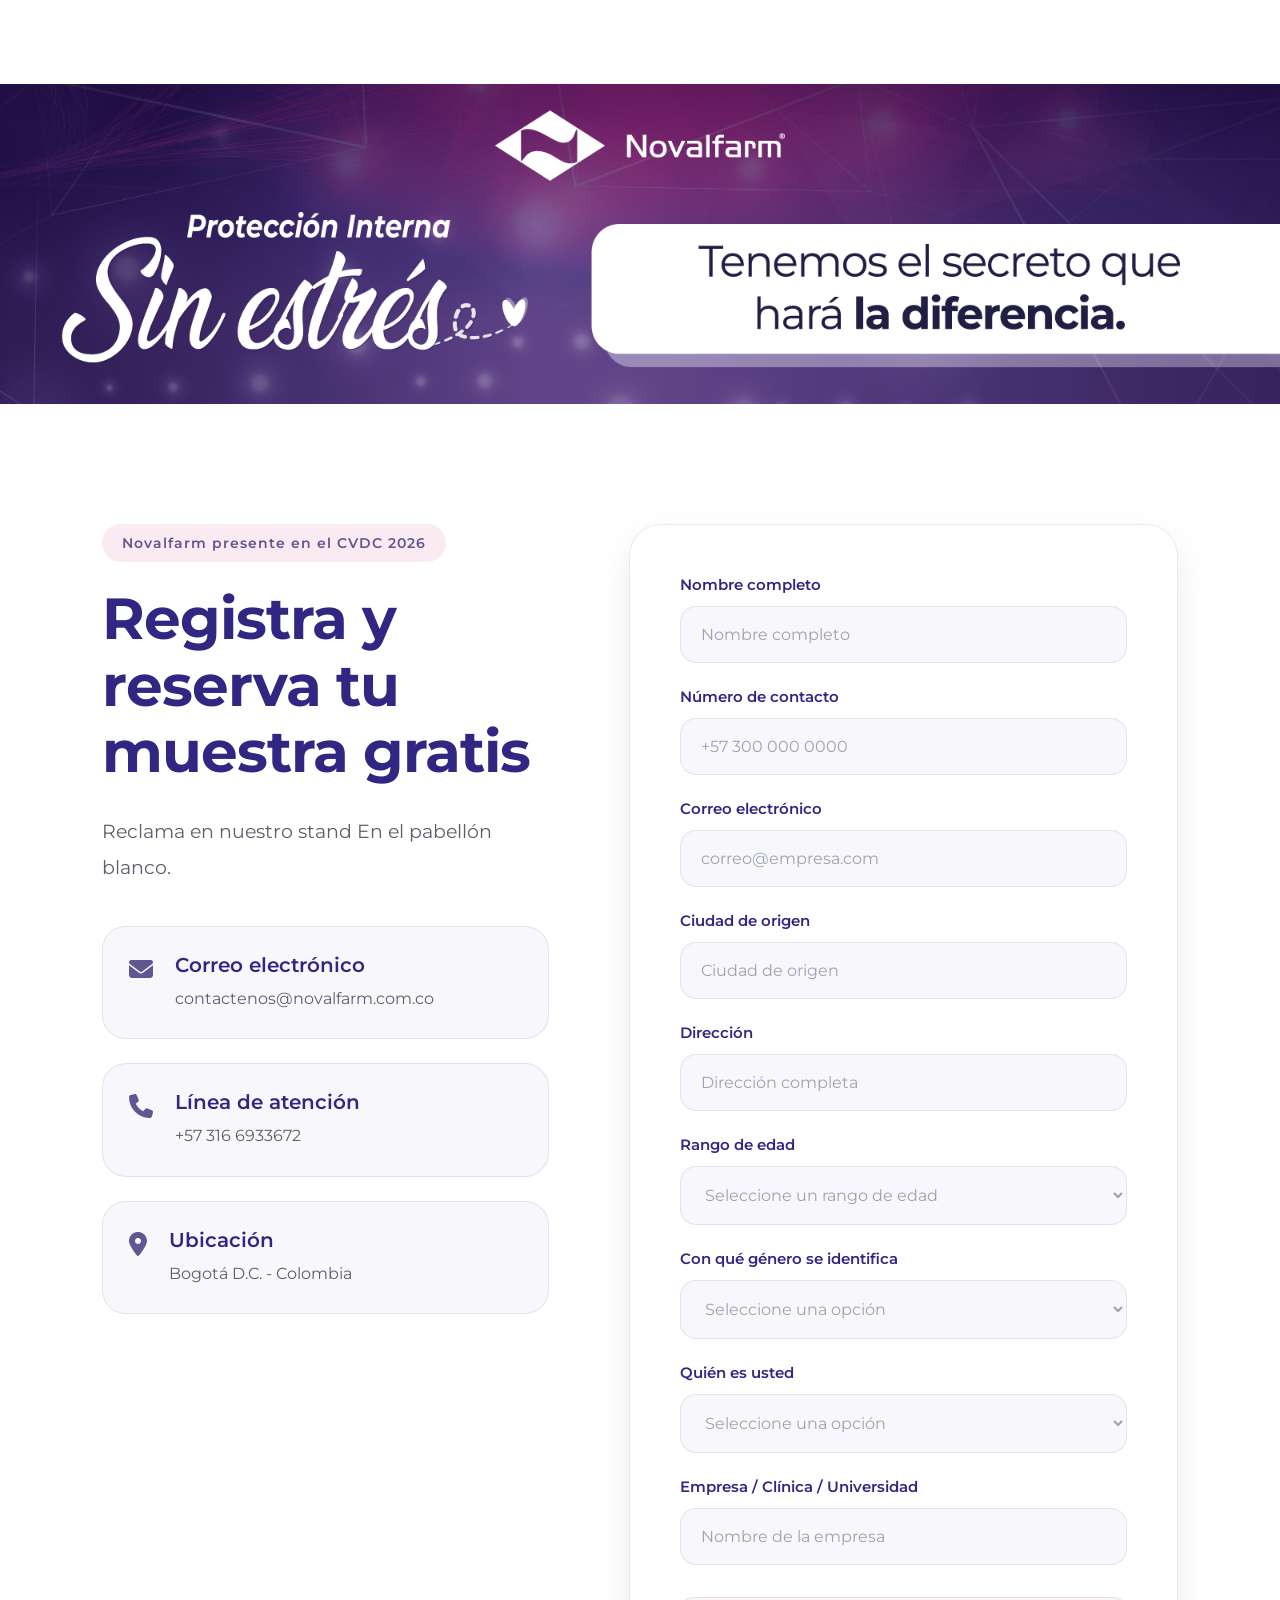
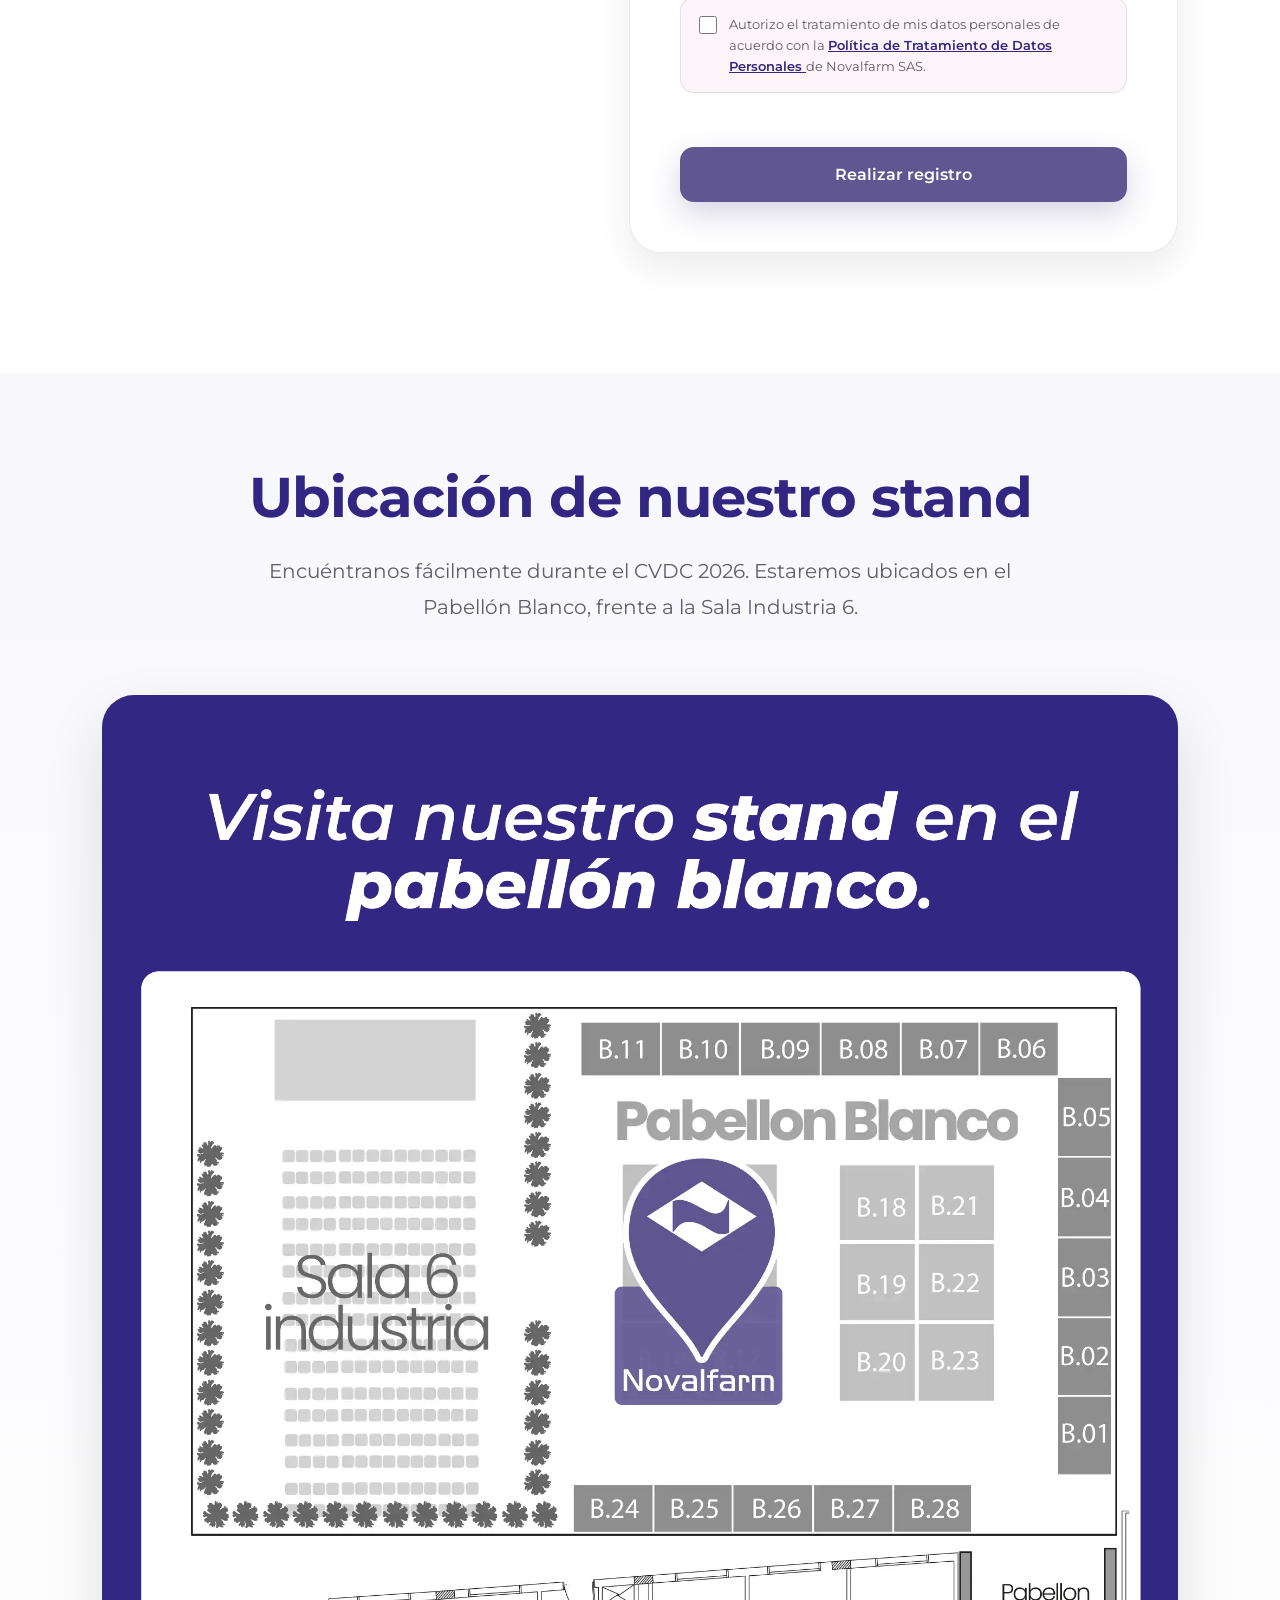
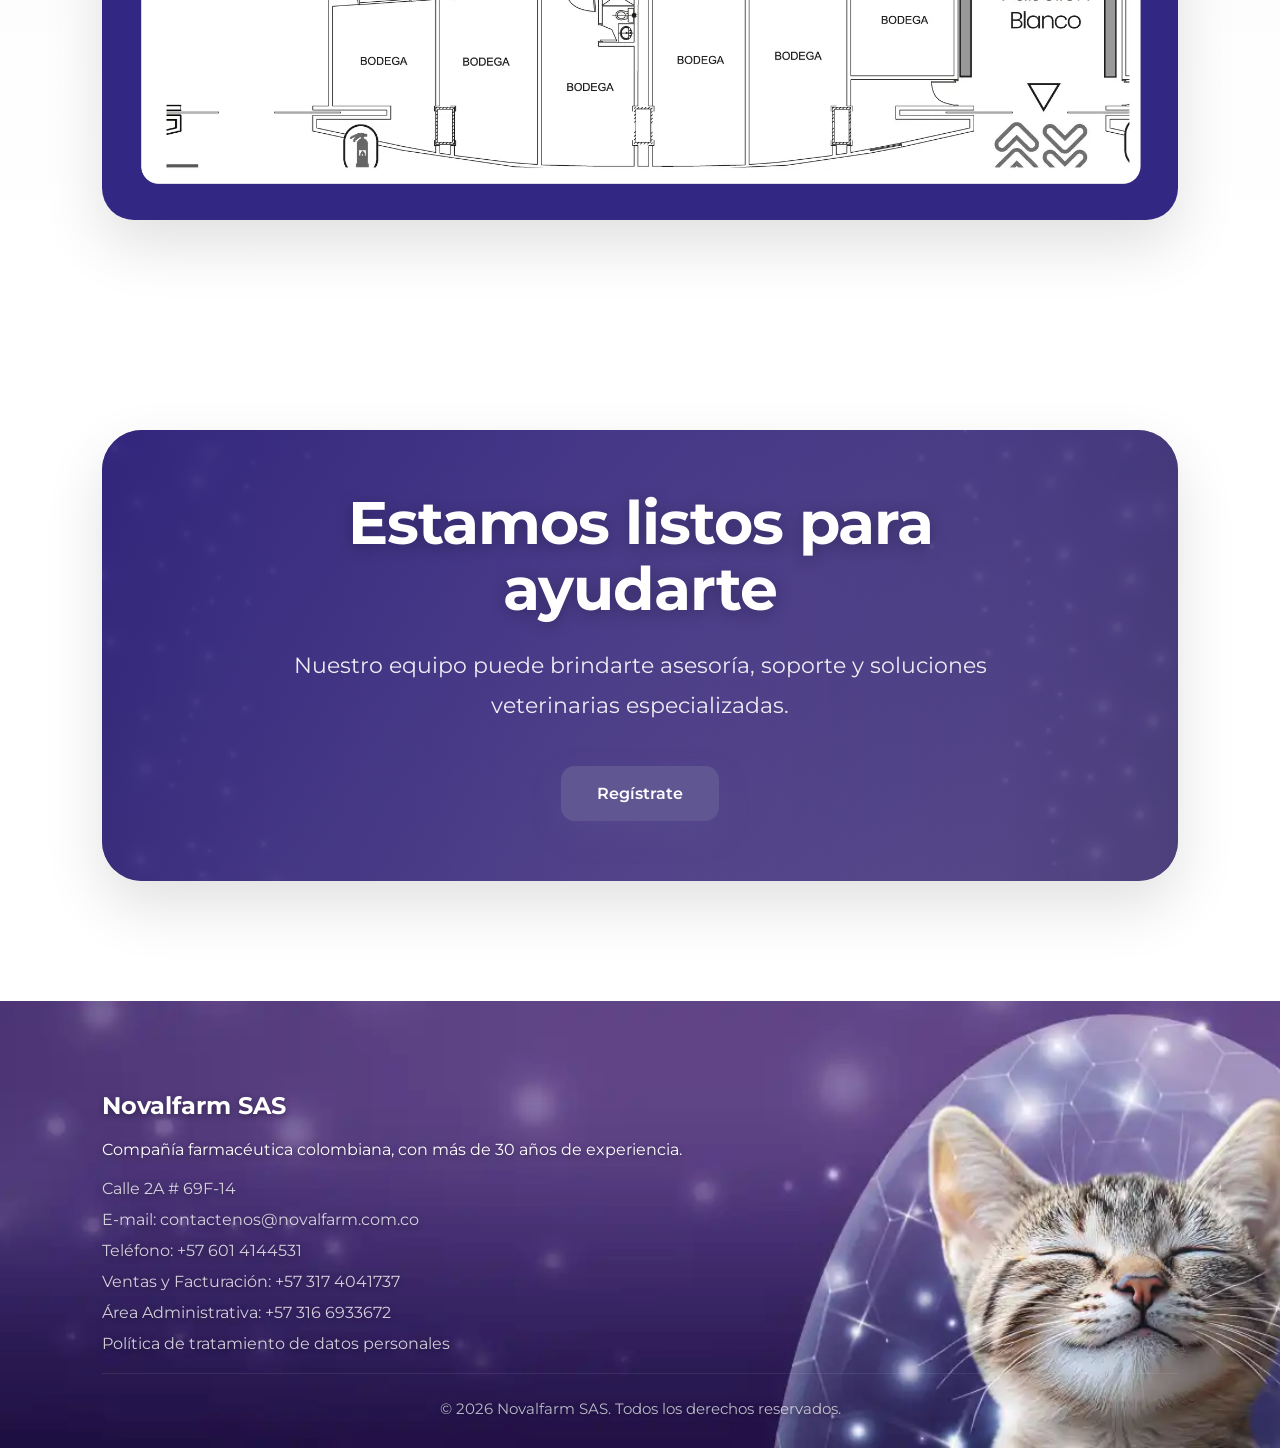
<file: index.html>
<!DOCTYPE html>
<html lang="es">

<head>
    <meta charset="UTF-8" />
    <meta name="viewport" content="width=device-width, initial-scale=1.0" />
    <title>Novalfarm SAS | CVDC 2026</title>
    <meta name="description"
        content="Regístrate con Novalfarm SAS en el CVDC 2026 y mantente en contacto con nuestro equipo." />
    <meta name="author" content="Novalfarm SAS" />
    <meta property="og:title" content="Novalfarm SAS" />
    <meta property="og:description"
        content="Regístrate con Novalfarm SAS en el CVDC 2026 y conoce nuestras soluciones veterinarias." />
    <meta property="og:type" content="website" />
    <meta property="og:image" content="./assets/images/PreviewNovalfarm.webp" />
    <link rel="icon" href="../assets/icons/FaviconNovalfarm.ico" type="image/ico" />
    <link rel="preconnect" href="https://fonts.googleapis.com" />
    <link rel="preconnect" href="https://fonts.gstatic.com" crossorigin />
    <link href="https://fonts.googleapis.com/css2?family=Montserrat:wght@400;500;600;700&display=swap"
        rel="stylesheet" />
    <link rel="stylesheet" href="https://cdnjs.cloudflare.com/ajax/libs/font-awesome/6.5.1/css/all.min.css" />
    <link rel="stylesheet" href="../styles/styles.css?v=1.0.0" />
    <link rel="stylesheet" href="./index.css?v=1.0.0" />
</head>

<body>
    <!--  INICIO HEADER -->
    <!-- FIN HEADER -->
    <!-- INICIO MAIN -->
    <main>
        <!-- INICIO BLOQUE UNO - HERO -->
        <section class="contact-hero"
            aria-label="Campaña Novalfarm CVDC 2026">
        </section>
        <!-- FIN BLOQUE UNO -->
        <!-- INICIO BLOQUE DOS - FORMULARIO -->
        <section class="contact-form-section">
            <div class="contact-form-container">
                <!-- INFORMACIÓN -->
                <div class="contact-info">
                    <span class="section-tag">
                        Novalfarm presente en el CVDC 2026
                    </span>
                    <h2>
                        Registra y reserva
                        tu muestra gratis
                    </h2>
                    <p>
                        Reclama en nuestro stand
                        En el pabellón blanco.
                    </p>
                    <!-- CARDS -->
                    <div class="contact-info-list">
                        <!-- ITEM -->
                        <div class="contact-info-item">
                            <i class="fas fa-envelope"></i>
                            <div>
                                <h3>
                                    Correo electrónico
                                </h3>
                                <p>
                                    contactenos@novalfarm.com.co
                                </p>
                            </div>
                        </div>
                        <!-- ITEM -->
                        <div class="contact-info-item">
                            <i class="fas fa-phone"></i>
                            <div>
                                <h3>
                                    Línea de atención
                                </h3>
                                <p>
                                    +57 316 6933672
                                </p>
                            </div>
                        </div>
                        <!-- ITEM -->
                        <div class="contact-info-item">
                            <i class="fas fa-location-dot"></i>
                            <div>
                                <h3>
                                    Ubicación
                                </h3>
                                <p>
                                    Bogotá D.C. - Colombia
                                </p>
                            </div>
                        </div>
                    </div>
                </div>
                <!-- FORMULARIO -->
                <div class="contact-form-box">
                    <form id="contactForm" class="contact-form">
                        <!-- NOMBRE -->
                        <div class="form-group">
                            <label for="nombre">
                                Nombre completo
                            </label>
                            <input type="text" id="nombre" name="entry.445168501" placeholder="Nombre completo"
                                autocomplete="name" required>
                        </div>
                        <!-- TELÉFONO -->
                        <div class="form-group">
                            <label for="telefono">
                                Número de contacto
                            </label>
                            <input type="tel" id="telefono" name="entry.1190734210" placeholder="+57 300 000 0000"
                                autocomplete="tel" inputmode="tel" required>
                        </div>
                        <!-- CORREO -->
                        <div class="form-group">
                            <label for="correo">
                                Correo electrónico
                            </label>
                            <input type="email" id="correo" name="entry.1235014945" placeholder="correo@empresa.com"
                                autocomplete="email" required>
                        </div>
                        <!-- CIUDAD -->
                        <div class="form-group">
                            <label for="ciudad">
                                Ciudad de origen
                            </label>
                            <input type="text" id="ciudad" name="entry.204726276" placeholder="Ciudad de origen"
                                required>
                        </div>
                        <!-- DIRECCION -->
                        <div class="form-group">
                            <label for="direccion">
                                Dirección
                            </label>
                            <input type="text" id="direccion" name="entry.1206980979" placeholder="Dirección completa"
                                autocomplete="street-address" required>
                        </div>
                        <!-- RANGO EDAD -->
                        <div class="form-group">
                            <label for="rangoedad">
                                Rango de edad
                            </label>
                            <select id="rangoedad" name="entry.147446224" required>

                                <option value="" selected disabled>
                                    Seleccione un rango de edad
                                </option>

                                <option value="20 - 30 años">
                                    20 - 30 años
                                </option>

                                <option value="31 - 40 años">
                                    31 - 40 años
                                </option>

                                <option value="Mayor de 40 años">
                                    Mayor de 40 años
                                </option>

                            </select>
                        </div>
                        <!-- GENERO -->
                        <div class="form-group">
                            <label for="genero">
                                Con qué género se identifica
                            </label>
                            <select id="genero" name="entry.490328538" required>

                                <option value="" selected disabled>
                                    Seleccione una opción
                                </option>

                                <option value="Masculino">
                                    Masculino
                                </option>

                                <option value="Femenino">
                                    Femenino
                                </option>

                                <option value="No binario">
                                    No binario
                                </option>

                                <option value="Prefiero no responder">
                                    Prefiero no responder
                                </option>

                            </select>
                        </div>
                        <!-- QUIEN ES -->
                        <div class="form-group">
                            <label for="quienes">
                                Quién es usted
                            </label>
                            <select id="quienes" name="entry.2110988957" required>

                                <option value="" selected disabled>
                                    Seleccione una opción
                                </option>

                                <option value="Médico veterinario">
                                    Médico veterinario
                                </option>

                                <option value="Estudiante">
                                    Estudiante
                                </option>

                                <option value="Propietario de Clínica">
                                    Propietario de Clínica
                                </option>

                                <option value="Groomer">
                                    Groomer
                                </option>

                                <option value="Otro">
                                    Otro
                                </option>

                            </select>
                        </div>
                        <!-- QUIEN ES B -->
                        <div class="form-group form-group-other" id="grupoQuienesOtro" hidden>
                            <label for="quienesb">
                                Si seleccionó "Otro", por favor especifique.
                            </label>

                            <input type="text" id="quienesb" name="entry.1274518297" placeholder="Profesión u ocupación"
                                autocomplete="organization-title">
                        </div>
                        <!-- EMPRESA -->
                        <div class="form-group">
                            <label for="empresa">
                                Empresa / Clínica / Universidad
                            </label>
                            <input type="text" id="empresa" name="entry.99293918" placeholder="Nombre de la empresa"
                                autocomplete="organization" required>
                        </div>
                        <!-- AUTORIZACIÓN TRATAMIENTO DE DATOS -->
                        <div class="privacy-consent">

                            <label class="privacy-consent-label">

                                <input type="checkbox" id="privacyConsent" name="entry.1649659827" value="Sí, autorizo"
                                    required>

                                <span>
                                    Autorizo el tratamiento de mis datos personales
                                    de acuerdo con la
                                    <a href="https://novalfarm.com.co/pdf/POLITICA-DE-TRATAMIENTO-DE-DATOS-PERSONALES.pdf"
                                        target="_blank" rel="noopener noreferrer">
                                        Política de Tratamiento de Datos Personales
                                    </a>
                                    de Novalfarm SAS.
                                </span>

                            </label>

                        </div>
                        <!-- BOTÓN -->
                        <button type="submit" class="btn btn-primary submit-btn">
                            Realizar registro
                        </button>
                        <!-- MENSAJE -->
                        <div class="form-message" id="formMessage" role="status" aria-live="polite">
                            Registro realizado correctamente.
                        </div>
                    </form>
                </div>
            </div>
        </section>
        <!-- FIN BLOQUE DOS -->
        <!-- INICIO BLOQUE TRES - MAPA -->
        <section class="contact-map">
            <!-- HEADER -->
            <div class="map-header">
                <h2>
                    Ubicación de nuestro stand
                </h2>
                <p>
                    Encuéntranos fácilmente durante el CVDC 2026.
                    Estaremos ubicados en el Pabellón Blanco,
                    frente a la Sala Industria 6.
                </p>
            </div>
            <!-- MAPA -->
            <div class="map-container">
                <img src="../assets/images/Mapa.webp"
                    alt="Ubicación del stand NOVALFARM SAS en el Pabellón Blanco del CVDC 2026" class="event-map"
                    loading="lazy">
            </div>
        </section>
        <!-- FIN BLOQUE TRES -->
        <!-- INICIO BLOQUE CUATRO - CTA -->
        <section class="contact-cta">
            <div class="contact-cta-overlay"></div>
            <!-- CONTENIDO -->
            <div class="contact-cta-content">
                <h2>
                    Estamos listos para ayudarte
                </h2>
                <p>
                    Nuestro equipo puede brindarte
                    asesoría, soporte y soluciones
                    veterinarias especializadas.
                </p>
                <a href="../index.html#contactForm" class="btn btn-primary">
                    Regístrate
                </a>
            </div>
        </section>
        <!-- FIN BLOQUE CUATRO -->
    </main>
    <!--  FIN MAIN -->
    <!--  INICIO FOOTER -->
    <footer>
        <div class="footer-container">
            <!-- COLUMNA -->
            <div class="footer-column">
                <h3>Novalfarm SAS</h3>
                <p>
                    Compañía farmacéutica colombiana, con más de 30 años de experiencia.
                </p>
            </div>
            <!-- COLUMNA -->
            <div class="footer-column">
                <h3></h3>
                <a href="https://novalfarm.com.co/" target="_blank" rel="noopener noreferrer"> Calle 2A # 69F-14 </a>
                <a href="mailto:contactenos@novalfarm.com.co"> E-mail: contactenos@novalfarm.com.co </a>
                <a href="tel:+576014144531"> Teléfono: +57 601 4144531 </a>
                <a href="tel:+573174041737"> Ventas y Facturación: +57 317 4041737 </a>
                <a href="tel:+573166933672"> Área Administrativa: +57 316 6933672 </a>
                <a href="https://novalfarm.com.co/pdf/POLITICA-DE-TRATAMIENTO-DE-DATOS-PERSONALES.pdf" target="_blank"
                    rel="noopener noreferrer"> Política de tratamiento de datos personales </a>
            </div>
            <!-- COLUMNA -->
            <div class="footer-column">
                <h3></h3>
                <!-- <a href="../pages/soporte-mesa-de-ayuda.html"> Mesa de ayuda </a> -->
            </div>
        </div>
        <!-- COPYRIGHT -->
        <div class="footer-bottom">
            <p>© 2026 Novalfarm SAS. Todos los derechos reservados.</p>
        </div>
    </footer>
    <!-- FIN FOOTER -->
    <!--  SCRIPTS -->
    <script src="../scripts/scripts.js?v=1.0.0" defer></script>
    <script src="../scripts/contacto.js?v=1.0.0" defer></script>
</body>

</html>
</file>
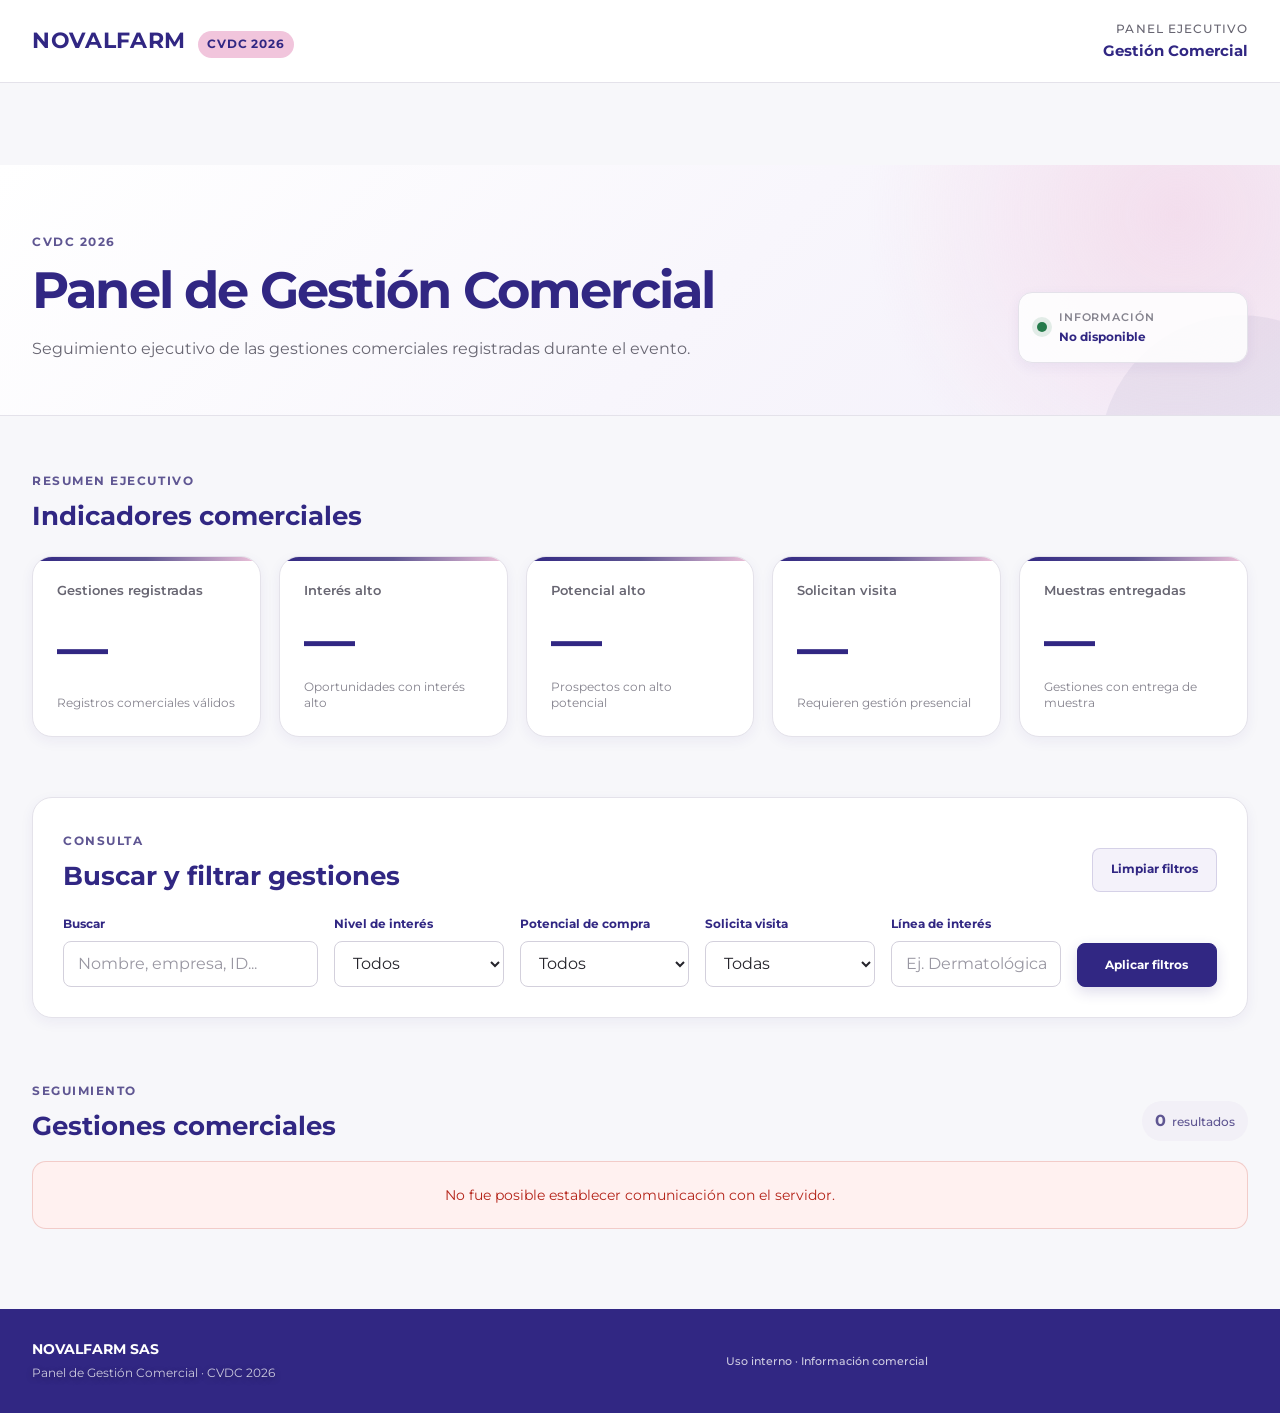
<file: pages/dashboardcomercial.html>
<!DOCTYPE html>
<html lang="es">

<head>
    <meta charset="UTF-8" />
    <meta name="viewport" content="width=device-width, initial-scale=1.0" />
    <title>Gestión Comercial | Novalfarm SAS | CVDC 2026</title>
    <meta name="description"
        content="Módulo de Gestión Comercial de Novalfarm SAS para el registro y seguimiento de participantes del CVDC 2026." />
    <meta name="author" content="Novalfarm SAS" />
    <meta property="og:title" content="Gestión Comercial | Novalfarm SAS | CVDC 2026" />
    <meta property="og:description"
        content="Módulo de gestión y seguimiento comercial de participantes del CVDC 2026." />
    <meta property="og:type" content="website" />
    <meta property="og:image" content="../assets/images/PreviewNovalfarm.webp" />
    <link rel="icon" href="../assets/icons/FaviconNovalfarm.ico" type="image/ico" />
    <link rel="preconnect" href="https://fonts.googleapis.com" />
    <link rel="preconnect" href="https://fonts.gstatic.com" crossorigin />
    <link href="https://fonts.googleapis.com/css2?family=Montserrat:wght@400;500;600;700&display=swap"
        rel="stylesheet" />
    <link rel="stylesheet" href="https://cdnjs.cloudflare.com/ajax/libs/font-awesome/6.5.1/css/all.min.css" />
        <link rel="stylesheet" href="../styles/styles.css?v=1.0.0" />
    <link rel="stylesheet" href="../styles/dashboardcomercial.css?v=1.0.0" />
</head>


<body>


    <!-- =====================================================
         HEADER
    ====================================================== -->

    <header class="site-header">

        <div class="header-container">

            <a
                href="../pages/dashboardcomercial.html"
                class="brand"
                aria-label="NOVALFARM - Inicio"
            >

                <span class="brand-name">
                    NOVALFARM
                </span>

                <span class="brand-event">
                    CVDC 2026
                </span>

            </a>


            <div class="header-context">

                <span class="header-context-label">
                    Panel Ejecutivo
                </span>

                <span class="header-context-area">
                    Gestión Comercial
                </span>

            </div>

        </div>

    </header>



    <!-- =====================================================
         CONTENIDO PRINCIPAL
    ====================================================== -->

    <main class="dashboard-main">


        <!-- =================================================
             PRESENTACIÓN
        ================================================== -->

        <section
            class="dashboard-intro"
            aria-labelledby="dashboard-title"
        >

            <div class="dashboard-container">

                <div class="dashboard-heading">

                    <div>

                        <span class="section-eyebrow">
                            CVDC 2026
                        </span>

                        <h1 id="dashboard-title">
                            Panel de Gestión Comercial
                        </h1>

                        <p class="dashboard-description">
                            Seguimiento ejecutivo de las gestiones
                            comerciales registradas durante el evento.
                        </p>

                    </div>


                    <div
                        class="dashboard-status"
                        aria-live="polite"
                    >

                        <span
                            class="status-indicator"
                            aria-hidden="true"
                        ></span>

                        <div>

                            <span class="status-label">
                                Información
                            </span>

                            <strong id="last-update">
                                Preparando consulta...
                            </strong>

                        </div>

                    </div>

                </div>

            </div>

        </section>



        <!-- =================================================
             INDICADORES EJECUTIVOS
        ================================================== -->

        <section
            class="metrics-section"
            aria-labelledby="metrics-title"
        >

            <div class="dashboard-container">

                <div class="section-heading">

                    <div>

                        <span class="section-eyebrow">
                            Resumen ejecutivo
                        </span>

                        <h2 id="metrics-title">
                            Indicadores comerciales
                        </h2>

                    </div>

                </div>


                <div class="metrics-grid">


                    <!-- TOTAL GESTIONES -->

                    <article class="metric-card">

                        <span class="metric-label">
                            Gestiones registradas
                        </span>

                        <strong
                            class="metric-value"
                            id="metric-total"
                        >
                            —
                        </strong>

                        <span class="metric-description">
                            Registros comerciales válidos
                        </span>

                    </article>



                    <!-- INTERÉS ALTO -->

                    <article class="metric-card">

                        <span class="metric-label">
                            Interés alto
                        </span>

                        <strong
                            class="metric-value"
                            id="metric-interest"
                        >
                            —
                        </strong>

                        <span class="metric-description">
                            Oportunidades con interés alto
                        </span>

                    </article>



                    <!-- POTENCIAL ALTO -->

                    <article class="metric-card">

                        <span class="metric-label">
                            Potencial alto
                        </span>

                        <strong
                            class="metric-value"
                            id="metric-potential"
                        >
                            —
                        </strong>

                        <span class="metric-description">
                            Prospectos con alto potencial
                        </span>

                    </article>



                    <!-- VISITA -->

                    <article class="metric-card">

                        <span class="metric-label">
                            Solicitan visita
                        </span>

                        <strong
                            class="metric-value"
                            id="metric-visits"
                        >
                            —
                        </strong>

                        <span class="metric-description">
                            Requieren gestión presencial
                        </span>

                    </article>



                    <!-- MUESTRAS -->

                    <article class="metric-card">

                        <span class="metric-label">
                            Muestras entregadas
                        </span>

                        <strong
                            class="metric-value"
                            id="metric-samples"
                        >
                            —
                        </strong>

                        <span class="metric-description">
                            Gestiones con entrega de muestra
                        </span>

                    </article>


                </div>

            </div>

        </section>



        <!-- =================================================
             BÚSQUEDA Y FILTROS
        ================================================== -->

        <section
            class="filters-section"
            aria-labelledby="filters-title"
        >

            <div class="dashboard-container">


                <div class="section-heading">

                    <div>

                        <span class="section-eyebrow">
                            Consulta
                        </span>

                        <h2 id="filters-title">
                            Buscar y filtrar gestiones
                        </h2>

                    </div>


                    <button
                        type="button"
                        id="clear-filters"
                        class="button-secondary"
                    >
                        Limpiar filtros
                    </button>

                </div>



                <form
                    id="dashboard-filters"
                    class="filters-form"
                    novalidate
                >


                    <!-- BUSCADOR -->

                    <div class="filter-group filter-search">

                        <label for="filter-search">
                            Buscar
                        </label>

                        <input
                            type="search"
                            id="filter-search"
                            name="buscar"
                            placeholder="Nombre, empresa, ID..."
                            autocomplete="off"
                        >

                    </div>



                    <!-- NIVEL -->

                    <div class="filter-group">

                        <label for="filter-level">
                            Nivel de interés
                        </label>

                        <select
                            id="filter-level"
                            name="nivel"
                        >

                            <option value="">
                                Todos
                            </option>

                            <option value="Alto">
                                Alto
                            </option>

                            <option value="Medio">
                                Medio
                            </option>

                            <option value="Bajo">
                                Bajo
                            </option>

                        </select>

                    </div>



                    <!-- POTENCIAL -->

                    <div class="filter-group">

                        <label for="filter-potential">
                            Potencial de compra
                        </label>

                        <select
                            id="filter-potential"
                            name="potencial"
                        >

                            <option value="">
                                Todos
                            </option>

                            <option value="Alto">
                                Alto
                            </option>

                            <option value="Medio">
                                Medio
                            </option>

                            <option value="Bajo">
                                Bajo
                            </option>

                        </select>

                    </div>



                    <!-- VISITA -->

                    <div class="filter-group">

                        <label for="filter-visit">
                            Solicita visita
                        </label>

                        <select
                            id="filter-visit"
                            name="visita"
                        >

                            <option value="">
                                Todas
                            </option>

                            <option value="Sí">
                                Sí
                            </option>

                            <option value="No">
                                No
                            </option>

                        </select>

                    </div>



                    <!-- LÍNEA -->

                    <div class="filter-group">

                        <label for="filter-line">
                            Línea de interés
                        </label>

                        <input
                            type="text"
                            id="filter-line"
                            name="linea"
                            placeholder="Ej. Dermatológica"
                            autocomplete="off"
                        >

                    </div>



                    <div class="filter-actions">

                        <button
                            type="submit"
                            class="button-primary"
                            id="apply-filters"
                        >
                            Aplicar filtros
                        </button>

                    </div>


                </form>

            </div>

        </section>



        <!-- =================================================
             GESTIONES COMERCIALES
        ================================================== -->

        <section
            class="management-section"
            aria-labelledby="management-title"
        >

            <div class="dashboard-container">


                <div class="section-heading management-heading">

                    <div>

                        <span class="section-eyebrow">
                            Seguimiento
                        </span>

                        <h2 id="management-title">
                            Gestiones comerciales
                        </h2>

                    </div>


                    <div class="results-summary">

                        <strong id="results-count">
                            0
                        </strong>

                        <span>
                            resultados
                        </span>

                    </div>

                </div>



                <!-- ESTADO DE CARGA -->

                <div
                    id="dashboard-loading"
                    class="dashboard-message"
                    role="status"
                    aria-live="polite"
                >
                    Consultando información comercial...
                </div>



                <!-- ERROR -->

                <div
                    id="dashboard-error"
                    class="dashboard-message dashboard-message-error"
                    role="alert"
                    hidden
                >
                    No fue posible consultar la información.
                </div>



                <!-- SIN RESULTADOS -->

                <div
                    id="dashboard-empty"
                    class="dashboard-message"
                    hidden
                >

                    No se encontraron gestiones que coincidan
                    con los criterios seleccionados.

                </div>



                <!-- TABLA -->

                <div
                    id="management-table-wrapper"
                    class="table-wrapper"
                    hidden
                >

                    <table class="management-table">

                        <thead>

                            <tr>

                                <th scope="col">
                                    Participante
                                </th>

                                <th scope="col">
                                    Empresa
                                </th>

                                <th scope="col">
                                    Línea
                                </th>

                                <th scope="col">
                                    Interés
                                </th>

                                <th scope="col">
                                    Potencial
                                </th>

                                <th scope="col">
                                    Visita
                                </th>

                                <th scope="col">
                                    Comercial
                                </th>

                                <th scope="col">
                                    Acción
                                </th>

                            </tr>

                        </thead>


                        <tbody id="management-table-body">

                            <!--
                                dashboardc.js insertará
                                las gestiones aquí.
                            -->

                        </tbody>

                    </table>

                </div>



                <!-- PAGINACIÓN -->

                <nav
                    id="dashboard-pagination"
                    class="pagination"
                    aria-label="Paginación de gestiones"
                    hidden
                >

                    <button
                        type="button"
                        id="previous-page"
                        class="pagination-button"
                    >
                        Anterior
                    </button>


                    <span
                        id="pagination-status"
                        class="pagination-status"
                        aria-live="polite"
                    >
                        Página 1 de 1
                    </span>


                    <button
                        type="button"
                        id="next-page"
                        class="pagination-button"
                    >
                        Siguiente
                    </button>

                </nav>


            </div>

        </section>


    </main>



    <!-- =====================================================
         MODAL DETALLE DE GESTIÓN
    ====================================================== -->

    <div
        id="management-modal"
        class="modal"
        role="dialog"
        aria-modal="true"
        aria-labelledby="modal-title"
        hidden
    >

        <div
            class="modal-backdrop"
            data-close-modal
        ></div>


        <div class="modal-dialog">

            <div class="modal-header">

                <div>

                    <span class="section-eyebrow">
                        Detalle comercial
                    </span>

                    <h2 id="modal-title">
                        Gestión comercial
                    </h2>

                    <span id="modal-management-id">
                        —
                    </span>

                </div>


                <button
                    type="button"
                    id="close-modal"
                    class="modal-close"
                    aria-label="Cerrar detalle"
                >
                    &times;
                </button>

            </div>


            <div
                id="modal-loading"
                class="dashboard-message"
                role="status"
            >
                Consultando detalle...
            </div>


            <div
                id="modal-error"
                class="dashboard-message dashboard-message-error"
                role="alert"
                hidden
            >
                No fue posible consultar esta gestión.
            </div>


            <div
                id="modal-content"
                class="modal-content"
                hidden
            >

                <!--
                    dashboardc.js construirá aquí
                    el detalle de la gestión.
                -->

            </div>

        </div>

    </div>



    <!-- =====================================================
         FOOTER
    ====================================================== -->

    <footer class="site-footer">

        <div class="dashboard-container footer-container">

            <div>

                <strong>
                    NOVALFARM SAS
                </strong>

                <p>
                    Panel de Gestión Comercial · CVDC 2026
                </p>

            </div>


            <div class="footer-note">

                Uso interno · Información comercial

            </div>

        </div>

    </footer>



    <!-- =====================================================
         JAVASCRIPT
    ====================================================== -->

    <script src="../scripts/dashboardc.js?v=1.0.0" defer></script>

</body>

</html>
</file>
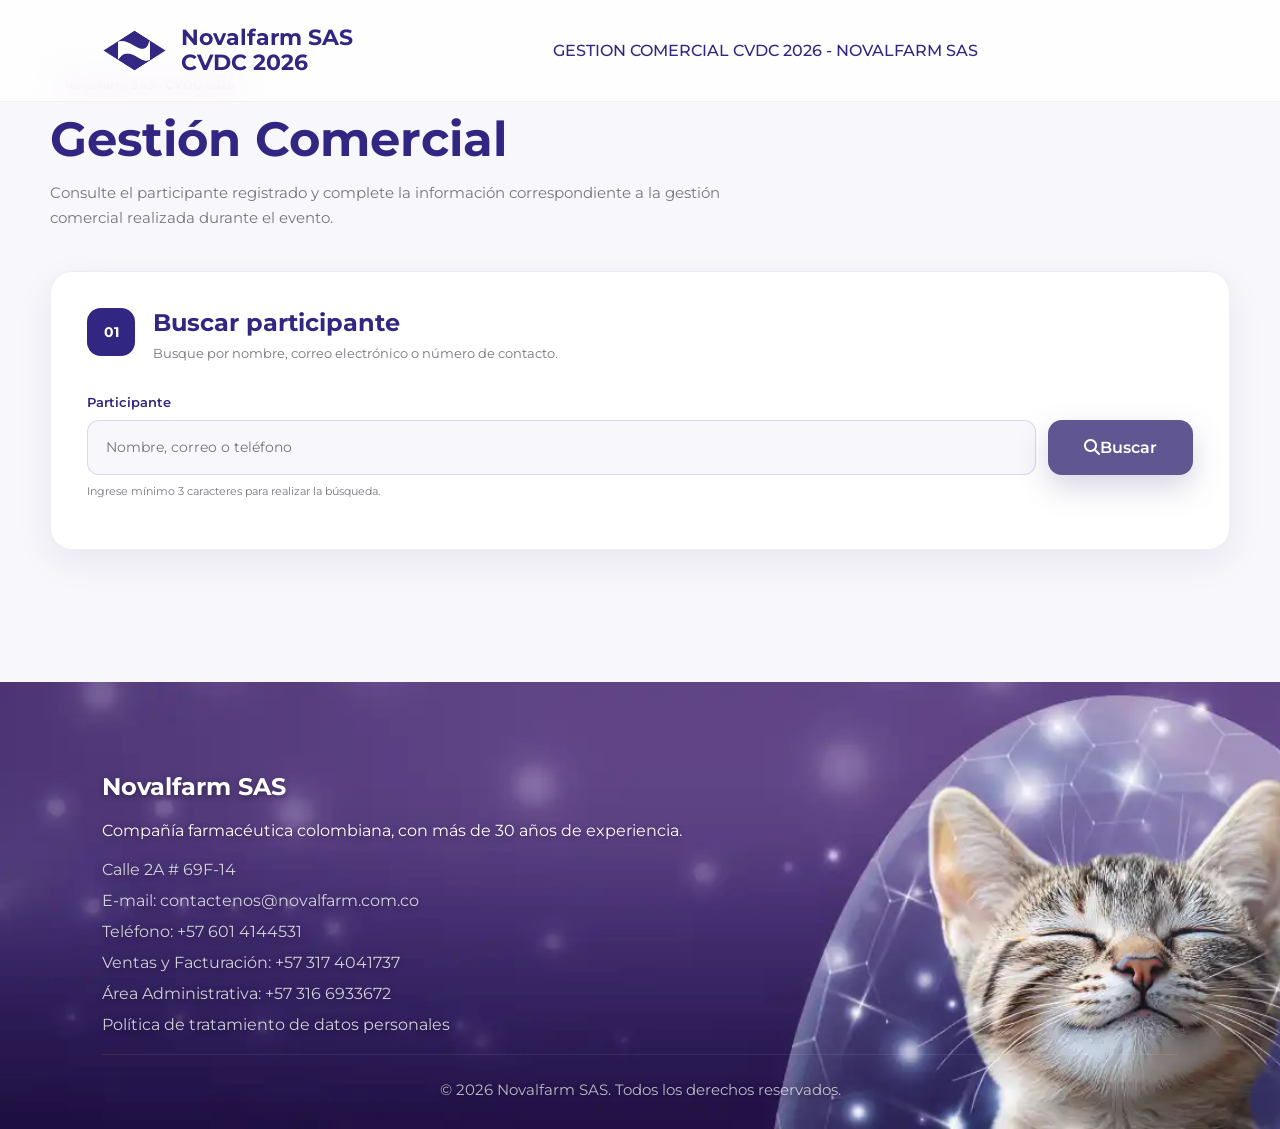
<file: pages/gestioncomercial.html>
<!DOCTYPE html>
<html lang="es">

<head>
    <meta charset="UTF-8" />
    <meta name="viewport" content="width=device-width, initial-scale=1.0" />
    <title>Gestión Comercial | Novalfarm SAS | CVDC 2026</title>
    <meta name="description"
        content="Módulo de Gestión Comercial de Novalfarm SAS para el registro y seguimiento de participantes del CVDC 2026." />
    <meta name="author" content="Novalfarm SAS" />
    <meta property="og:title" content="Gestión Comercial | Novalfarm SAS | CVDC 2026" />
    <meta property="og:description"
        content="Módulo de gestión y seguimiento comercial de participantes del CVDC 2026." />
    <meta property="og:type" content="website" />
    <meta property="og:image" content="../assets/images/PreviewNovalfarm.webp" />
    <link rel="icon" href="../assets/icons/FaviconNovalfarm.ico" type="image/ico" />
    <link rel="preconnect" href="https://fonts.googleapis.com" />
    <link rel="preconnect" href="https://fonts.gstatic.com" crossorigin />
    <link href="https://fonts.googleapis.com/css2?family=Montserrat:wght@400;500;600;700&display=swap"
        rel="stylesheet" />
    <link rel="stylesheet" href="https://cdnjs.cloudflare.com/ajax/libs/font-awesome/6.5.1/css/all.min.css" />
        <link rel="stylesheet" href="../styles/styles.css?v=1.0.0" />
    <link rel="stylesheet" href="../styles/gestioncomercial.css?v=1.0.0" />
</head>

<body>
    <!--  INICIO HEADER -->
    <header class="main-header">
        <div class="navbar">
            <a href="../pages/gestioncomercial.html" class="logo-area" aria-label="Ir a la página gestión comercial">
                <img src="../assets/icons/LogoNegativoNovalfarmB.svg" alt="Logo Novalfarm SAS" />
                <div class="logo-text">
                    <h2>
                        Novalfarm SAS<br />
                        CVDC 2026
                    </h2>
                </div>
            </a>
            <!-- NAVEGACIÓN -->
            <nav class="main-nav" id="main-nav">
                <a href="../pages/gestioncomercial.html"> GESTION COMERCIAL CVDC 2026 - NOVALFARM SAS </a>
                <!--<a href="../pages/servicios.html"> Servicios </a> -->
            </nav>
            <!-- ACCIONES -->
            <div class="header-actions">
                <!-- BOTÓN MENU MOBILE -->
                <button type="button" class="menu-toggle" id="menu-toggle" aria-label="Abrir menú"
                    aria-controls="main-nav" aria-expanded="false">

                    <i class="fas fa-bars" aria-hidden="true"></i>

                </button>
            </div>
        </div>
    </header>
    <!-- FIN HEADER -->
    <!-- INICIO MAIN -->
    <main class="gestion-main">
        <!-- INTRODUCCIÓN -->
        <section class="gestion-intro">
            <span class="gestion-badge">
                Novalfarm SAS · CVDC 2026
            </span>
            <h1>
                Gestión Comercial
            </h1>
            <p>
                Consulte el participante registrado y complete
                la información correspondiente a la gestión
                comercial realizada durante el evento.
            </p>
        </section>
        <!-- PASO 1 - BUSCAR PARTICIPANTE -->
        <section class="gestion-card" aria-labelledby="tituloBusqueda">
            <div class="section-heading">
                <span class="step-number">
                    01
                </span>
                <div>
                    <h2 id="tituloBusqueda">
                        Buscar participante
                    </h2>
                    <p>
                        Busque por nombre, correo electrónico
                        o número de contacto.
                    </p>
                </div>
            </div>
            <form class="search-form" id="searchForm" novalidate>
                <label for="searchInput" class="search-label">
                    Participante
                </label>
                <div class="search-control">
                    <input type="search" id="searchInput" placeholder="Nombre, correo o teléfono" autocomplete="off"
                        minlength="3" required>
                    <button type="submit" class="btn btn-primary" id="searchButton">
                        <i class="fa-solid fa-magnifying-glass" aria-hidden="true">
                        </i>
                        Buscar
                    </button>
                </div>
                <p class="search-help">
                    Ingrese mínimo 3 caracteres para realizar
                    la búsqueda.
                </p>
                <div id="searchMessage" class="gestion-message" role="status" aria-live="polite">
                </div>
            </form>
            <!-- RESULTADOS -->
            <div class="search-results" id="searchResults" hidden>
                <h3>
                    Resultados encontrados
                </h3>
                <div id="resultsList">
                </div>
            </div>
        </section>
        <!-- PASO 2 - PARTICIPANTE -->
        <section class="gestion-card participant-section" id="participantSection" aria-labelledby="tituloParticipante"
            hidden>
            <div class="section-heading">
                <span class="step-number">
                    02
                </span>
                <div>
                    <h2 id="tituloParticipante">
                        Datos del participante
                    </h2>
                    <p>
                        Información registrada previamente
                        por el participante.
                    </p>
                </div>
            </div>
            <div class="participant-status">
                <i class="fa-solid fa-circle-check" aria-hidden="true">
                </i>
                Participante encontrado
            </div>
            <div class="participant-grid">
                <div class="form-group">
                    <label for="participantId">
                        ID Único Participante
                    </label>
                    <input type="text" id="participantId" readonly>
                </div>
                <div class="form-group">
                    <label for="participantName">
                        Nombre completo
                    </label>
                    <input type="text" id="participantName" readonly>
                </div>
                <div class="form-group">
                    <label for="participantPhone">
                        Número de contacto
                    </label>
                    <input type="text" id="participantPhone" readonly>
                </div>
                <div class="form-group">
                    <label for="participantEmail">
                        Correo electrónico
                    </label>
                    <input type="text" id="participantEmail" readonly>
                </div>
                <div class="form-group">
                    <label for="participantCity">
                        Ciudad de origen
                    </label>
                    <input type="text" id="participantCity" readonly>
                </div>
                <div class="form-group">
                    <label for="participantAddress">
                        Dirección
                    </label>

                    <input type="text" id="participantAddress" readonly>

                </div>


                <div class="form-group">

                    <label for="participantAge">
                        Rango de edad
                    </label>

                    <input type="text" id="participantAge" readonly>

                </div>


                <div class="form-group">

                    <label for="participantGender">
                        Género
                    </label>

                    <input type="text" id="participantGender" readonly>

                </div>


                <div class="form-group">

                    <label for="participantType">
                        ¿Quién es?
                    </label>

                    <input type="text" id="participantType" readonly>

                </div>


                <div class="form-group" id="participantOtherGroup" hidden>

                    <label for="participantOther">
                        Profesión / ocupación
                    </label>

                    <input type="text" id="participantOther" readonly>

                </div>


                <div class="form-group">

                    <label for="participantCompany">
                        Empresa / Clínica / Universidad
                    </label>

                    <input type="text" id="participantCompany" readonly>

                </div>


                <div class="form-group">

                    <label for="participantAuthorization">
                        Tratamiento de datos
                    </label>

                    <input type="text" id="participantAuthorization" readonly>

                </div>


            </div>


            <div class="participant-actions">

                <button type="button" class="btn btn-secondary" id="changeParticipant">

                    <i class="fa-solid fa-arrow-left" aria-hidden="true">
                    </i>

                    Buscar otro participante

                </button>


                <button type="button" class="btn btn-primary" id="continueCommercial">

                    Continuar gestión

                    <i class="fa-solid fa-arrow-right" aria-hidden="true">
                    </i>

                </button>

            </div>


        </section>

        <!-- =====================================================
     FORMULARIO DE GESTIÓN COMERCIAL
====================================================== -->

        <form id="commercialForm" class="commercial-form" novalidate hidden>


            <!-- =================================================
         PASO 03 - PERFIL COMERCIAL
    ================================================== -->

            <section class="gestion-card" aria-labelledby="tituloPerfilComercial">

                <div class="section-heading">

                    <span class="step-number">
                        03
                    </span>

                    <div>

                        <h2 id="tituloPerfilComercial">
                            Perfil comercial
                        </h2>

                        <p>
                            Identifique el perfil y la relación
                            comercial actual del participante.
                        </p>

                    </div>

                </div>


                <div class="commercial-grid">

                    <div class="form-group">

                        <label for="purchasePower">
                            ¿Tiene poder de compra?
                            <span aria-hidden="true">*</span>
                        </label>

                        <select id="purchasePower" required>
                            <option value="">Seleccione una opción</option>
                            <option value="Si">Si</option>
                            <option value="No">No</option>
                            <option value="Participa en la decisión">Participa en la decisión</option>
                        </select>

                    </div>


                    <div class="form-group">

                        <label for="currentCustomer">
                            ¿Actualmente compra nuestros productos veterinarios?
                            <span aria-hidden="true">*</span>
                        </label>

                        <select id="currentCustomer" required>
                            <option value="">Seleccione una opción</option>
                            <option value="Si">Si</option>
                            <option value="No">No</option>
                        </select>

                    </div>

                </div>

            </section>

            <!-- =================================================
         PASO 04 - COMPORTAMIENTO DE COMPRA
    ================================================== -->

            <section class="gestion-card" aria-labelledby="tituloCompra">

                <div class="section-heading">

                    <span class="step-number">
                        04
                    </span>

                    <div>

                        <h2 id="tituloCompra">
                            Comportamiento de compra
                        </h2>

                        <p>
                            Identifique dónde realiza normalmente
                            sus compras.
                        </p>

                    </div>

                </div>


                <div class="commercial-grid">

                    <div class="form-group">

                        <label for="purchaseLocation">
                            ¿Dónde compra normalmente?
                            <span aria-hidden="true">*</span>
                        </label>

                        <select id="purchaseLocation" required>

                            <option value="">
                                Seleccione una opción
                            </option>

                            <option value="A&D AGRODISITRIBUCIONES">
                                A&amp;D AGRODISITRIBUCIONES
                            </option>

                            <option value="AGRALBA">
                                AGRALBA
                            </option>

                            <option value="CASAGRO">
                                CASAGRO
                            </option>

                            <option value="CENTRAL PECUARIA">
                                CENTRAL PECUARIA
                            </option>

                            <option value="DIANAGRO">
                                DIANAGRO
                            </option>

                            <option value="DISTOY PETS">
                                DISTOY PETS
                            </option>

                            <option value="DISTRIBUCIONES VETERINARIAS DISTRIVET">
                                DISTRIBUCIONES VETERINARIAS DISTRIVET
                            </option>

                            <option value="ENERVIDA">
                                ENERVIDA
                            </option>

                            <option value="JOTAGRO">
                                JOTAGRO
                            </option>

                            <option value="PET SUPLET">
                                PET SUPLET
                            </option>

                            <option value="RED AGROVETERINARIA">
                                RED AGROVETERINARIA
                            </option>

                            <option value="SILVERAGRO">
                                SILVERAGRO
                            </option>

                            <option value="VETIAGRO">
                                VETIAGRO
                            </option>

                            <option value="OTRA">
                                OTRA
                            </option>

                        </select>

                    </div>


                    <div class="form-group" id="purchaseLocationOtherGroup" hidden>

                        <label for="purchaseLocationOther">
                            Si seleccionó otra, indique cuál
                            <span aria-hidden="true">*</span>
                        </label>

                        <input type="text" id="purchaseLocationOther" autocomplete="off">

                    </div>

                </div>

            </section>

            <!-- =================================================
         PASO 05 - INTERÉS COMERCIAL
    ================================================== -->

            <section class="gestion-card" aria-labelledby="tituloInteres">

                <div class="section-heading">

                    <span class="step-number">
                        05
                    </span>

                    <div>

                        <h2 id="tituloInteres">
                            Interés comercial
                        </h2>

                        <p>
                            Registre los productos y líneas de
                            interés identificados durante la conversación.
                        </p>

                    </div>

                </div>


                <div class="commercial-grid">

                    <div class="form-group">

                        <label for="interestLine">
                            ¿Qué línea le interesó?
                            <span aria-hidden="true">*</span>
                        </label>

                        <select id="interestLine" required>

                            <option value="">
                                Seleccione una opción
                            </option>

                            <option value="Dermatología">
                                Dermatología
                            </option>

                            <option value="Antibióticos">
                                Antibióticos
                            </option>

                            <option value="Osteo Articular">
                                Osteo Articular
                            </option>

                            <option value="Nutraceúticos">
                                Nutraceúticos
                            </option>

                            <option value="Salud Gastrointestinal">
                                Salud Gastrointestinal
                            </option>

                            <option value="Salud Oral">
                                Salud Oral
                            </option>

                            <option value="Respiratorio">
                                Respiratorio
                            </option>

                            <option value="Cosmética">
                                Cosmética
                            </option>

                            <option value="Otra">
                                Otra
                            </option>

                            <option value="Todas">
                                Todas
                            </option>

                        </select>

                    </div>


                    <div class="form-group" id="interestLineOtherGroup" hidden>

                        <label for="interestLineOther">
                            Si seleccionó otra, indique cuál
                            <span aria-hidden="true">*</span>
                        </label>

                        <input type="text" id="interestLineOther" autocomplete="off">

                    </div>


                    <div class="form-group full-width">

                        <label for="specificProducts">
                            Productos específicos de interés
                        </label>

                        <textarea id="specificProducts" rows="4" maxlength="1000"
                            placeholder="Registre los productos mencionados por el participante.">
                </textarea>

                    </div>


                    <div class="form-group">

                        <label for="receiveInformation">
                            ¿Desea recibir información?
                            <span aria-hidden="true">*</span>
                        </label>

                        <select id="receiveInformation" required>
                            <option value="">Seleccione una opción</option>
                            <option value="Si">Si</option>
                            <option value="No">No</option>
                        </select>

                    </div>


                    <div class="form-group">

                        <label for="commercialVisit">
                            ¿Solicita visita comercial?
                            <span aria-hidden="true">*</span>
                        </label>

                        <select id="commercialVisit" required>
                            <option value="">Seleccione una opción</option>
                            <option value="Si">Si</option>
                            <option value="No">No</option>
                        </select>

                    </div>

                </div>

            </section>

            <!-- =================================================
         PASO 06 - CALIFICACIÓN COMERCIAL
    ================================================== -->

            <section class="gestion-card" aria-labelledby="tituloCalificacion">

                <div class="section-heading">

                    <span class="step-number">
                        06
                    </span>

                    <div>

                        <h2 id="tituloCalificacion">
                            Calificación comercial
                        </h2>

                        <p>
                            Determine el nivel de oportunidad
                            comercial identificado.
                        </p>

                    </div>

                </div>


                <div class="commercial-grid">

                    <div class="form-group">

                        <label for="interestLevel">
                            Nivel de interés
                            <span aria-hidden="true">*</span>
                        </label>

                        <select id="interestLevel" required>

                            <option value="">
                                Seleccione una opción
                            </option>

                            <option value="Alto">
                                Alto
                            </option>

                            <option value="Medio">
                                Medio
                            </option>

                            <option value="Bajo">
                                Bajo
                            </option>

                        </select>

                    </div>


                    <div class="form-group">

                        <label for="purchasePotential">
                            Potencial de compra
                            <span aria-hidden="true">*</span>
                        </label>

                        <select id="purchasePotential" required>

                            <option value="">
                                Seleccione una opción
                            </option>

                            <option value="Muy Alto">
                                Muy Alto
                            </option>

                            <option value="Alto">
                                Alto
                            </option>

                            <option value="Medio">
                                Medio
                            </option>

                            <option value="Bajo">
                                Bajo
                            </option>

                        </select>

                    </div>


                    <div class="form-group">

                        <label for="purchaseTime">
                            Tiempo estimado de compra
                            <span aria-hidden="true">*</span>
                        </label>

                        <select id="purchaseTime" required>

                            <option value="">
                                Seleccione una opción
                            </option>

                            <option value="Realiza pedido">
                                Realiza pedido
                            </option>

                            <option value="1 mes">
                                1 mes
                            </option>

                            <option value="3 meses">
                                3 meses
                            </option>

                            <option value="6 meses">
                                6 meses
                            </option>

                            <option value="Más de 6 meses">
                                Más de 6 meses
                            </option>

                        </select>

                    </div>

                </div>

            </section>

            <!-- =================================================
         PASO 07 - SEGUIMIENTO COMERCIAL
    ================================================== -->

            <section class="gestion-card" aria-labelledby="tituloSeguimiento">

                <div class="section-heading">

                    <span class="step-number">
                        07
                    </span>

                    <div>

                        <h2 id="tituloSeguimiento">
                            Seguimiento comercial
                        </h2>

                        <p>
                            Defina responsables y acciones posteriores
                            al contacto realizado.
                        </p>

                    </div>

                </div>


                <div class="commercial-grid">


                    <div class="form-group">

                        <label for="nextAction">
                            Acción siguiente
                            <span aria-hidden="true">*</span>
                        </label>

                        <select id="nextAction" required>

                            <option value="">
                                Seleccione una opción
                            </option>

                            <option value="llamar">
                                llamar
                            </option>

                            <option value="Visitar">
                                Visitar
                            </option>

                            <option value="Enviar catálogo">
                                Enviar catálogo
                            </option>

                            <option value="Enviar lista de precios">
                                Enviar lista de precios
                            </option>

                            <option value="Agendar demostración">
                                Agendar demostración
                            </option>

                            <option value="Invitar a capacitación">
                                Invitar a capacitación
                            </option>

                            <option value="Sin seguimiento">
                                Sin seguimiento
                            </option>

                        </select>

                    </div>


                    <div class="form-group">

                        <label for="commercialAgent">
                            Comercial que realiza el registro
                            <span aria-hidden="true">*</span>
                        </label>

                        <select id="commercialAgent" required>

                            <option value="">
                                Seleccione una opción
                            </option>

                            <option value="Juan Carlos Garcia">
                                Juan Carlos Garcia
                            </option>

                            <option value="Felipe Sabas">
                                Felipe Sabas
                            </option>

                            <option value="Stefanny castellanos">
                                Stefanny castellanos
                            </option>

                            <option value="Alejandra Murillo">
                                Alejandra Murillo
                            </option>

                            <option value="Diego Parra">
                                Diego Parra
                            </option>

                            <option value="Ivonne Recalde">
                                Ivonne Recalde
                            </option>

                            <option value="David Rivas">
                                David Rivas
                            </option>

                            <option value="Mary luz cardona">
                                Mary luz cardona
                            </option>

                            <option value="Eliana Agudelo">
                                Eliana Agudelo
                            </option>

                            <option value="Catherin Tenjo">
                                Catherin Tenjo
                            </option>

                            <option value="Viviana Sotelo">
                                Viviana Sotelo
                            </option>

                            <option value="Sindy Camacho">
                                Sindy Camacho
                            </option>

                            <option value="Jennifer Clavijo">
                                Jennifer Clavijo
                            </option>

                        </select>

                    </div>


                    <div class="form-group">

                        <label for="followUpResponsible">
                            Responsable del seguimiento
                            <span aria-hidden="true">*</span>
                        </label>

                        <select id="followUpResponsible" required>

                            <option value="">
                                Seleccione una opción
                            </option>

                            <option value="Bogotá">
                                Bogotá
                            </option>

                            <option value="Antioquia">
                                Antioquia
                            </option>

                            <option value="Costa alta">
                                Costa alta
                            </option>

                            <option value="Santander">
                                Santander
                            </option>

                            <option value="Tolima">
                                Tolima
                            </option>

                            <option value="Eje cafetero">
                                Eje cafetero
                            </option>

                            <option value="Valle">
                                Valle
                            </option>

                            <option value="llanos">
                                llanos
                            </option>

                            <option value="Otro">
                                Otro
                            </option>

                        </select>

                    </div>


                    <div class="form-group" id="followUpOtherGroup" hidden>

                        <label for="followUpOther">
                            Si seleccionó otro, indique cuál
                            <span aria-hidden="true">*</span>
                        </label>

                        <input type="text" id="followUpOther" autocomplete="off">

                    </div>

                </div>

            </section>

            <!-- =================================================
         PASO 08 - INFORMACIÓN ADICIONAL
    ================================================== -->

            <section class="gestion-card" aria-labelledby="tituloAdicional">

                <div class="section-heading">

                    <span class="step-number">
                        08
                    </span>

                    <div>

                        <h2 id="tituloAdicional">
                            Información adicional
                        </h2>

                        <p>
                            Registre observaciones relevantes
                            para el seguimiento posterior.
                        </p>

                    </div>

                </div>


                <div class="commercial-grid">

                    <div class="form-group full-width">

                        <label for="visitorComments">
                            ¿Qué comentó el visitante?
                        </label>

                        <textarea id="visitorComments" rows="5" maxlength="1500"
                            placeholder="Observaciones relevantes de la conversación.">
                </textarea>

                    </div>


                    <div class="form-group">

                        <label for="commercialInformationConsent">
                            ¿Acepta recibir información comercial de NOVALFARM SAS?
                            <span aria-hidden="true">*</span>
                        </label>

                        <select id="commercialInformationConsent" required>
                            <option value="">Seleccione una opción</option>
                            <option value="Si">Si</option>
                            <option value="No">No</option>
                        </select>

                    </div>


                    <div class="form-group">

                        <label for="sampleDelivery">
                            Entrega muestra
                            <span aria-hidden="true">*</span>
                        </label>

                        <select id="sampleDelivery" required>
                            <option value="">Seleccione una opción</option>
                            <option value="Si">Si</option>
                            <option value="No">No</option>
                        </select>

                    </div>

                </div>


                <div class="commercial-submit">

                    <div id="commercialMessage" class="gestion-message commercial-message" role="status"
                        aria-live="polite">
                    </div>

                    <button type="submit" class="btn btn-primary" id="commercialSubmit">

                        <i class="fa-solid fa-floppy-disk" aria-hidden="true">
                        </i>

                        Registrar gestión comercial

                    </button>

                    <button type="button" class="btn btn-secondary" id="newCommercialManagement" hidden>

                        <i class="fa-solid fa-user-plus" aria-hidden="true">
                        </i>

                        Nueva gestión

                    </button>

                </div>

            </section>


        </form>


    </main>
    <!--  FIN MAIN -->
    <!--  INICIO FOOTER -->
    <footer>
        <div class="footer-container">
            <!-- COLUMNA -->
            <div class="footer-column">
                <h3>Novalfarm SAS</h3>
                <p>
                    Compañía farmacéutica colombiana, con más de 30 años de experiencia.
                </p>
            </div>
            <!-- COLUMNA -->
            <div class="footer-column">
                <h3></h3>
                <a href="https://novalfarm.com.co/" target="_blank" rel="noopener noreferrer"> Calle 2A # 69F-14 </a>
                <a href="mailto:contactenos@novalfarm.com.co"> E-mail: contactenos@novalfarm.com.co </a>
                <a href="tel:+576014144531"> Teléfono: +57 601 4144531 </a>
                <a href="tel:+573174041737"> Ventas y Facturación: +57 317 4041737 </a>
                <a href="tel:+573166933672"> Área Administrativa: +57 316 6933672 </a>
                <a href="https://novalfarm.com.co/pdf/POLITICA-DE-TRATAMIENTO-DE-DATOS-PERSONALES.pdf" target="_blank"
                    rel="noopener noreferrer"> Política de tratamiento de datos personales </a>
            </div>
            <!-- COLUMNA -->
            <div class="footer-column">
                <h3></h3>
                <!-- <a href="../pages/soporte-mesa-de-ayuda.html"> Mesa de ayuda </a> -->
            </div>
        </div>
        <!-- COPYRIGHT -->
        <div class="footer-bottom">
            <p>© 2026 Novalfarm SAS. Todos los derechos reservados.</p>
        </div>
    </footer>
    <!-- FIN FOOTER -->
    <!--  SCRIPTS -->
    <script src="../scripts/scripts.js?v=1.0.0" defer></script>
    <script src="../scripts/gestionc.js?v=1.0.0" defer></script>


</body>

</html>
</file>
<file: styles/styles.css>
/* ============================================================
   CVDC 2026
   NOVALFARM SAS
   Versión frontend: 1.0.0
============================================================ */

/* =========================================================
   VARIABLES GLOBALES
========================================================= */

:root {

    /* COLORES */

    --color-primary: #312783;
    --color-secondary: #5F5692;
    --color-accent: #F1C5DC;

    --color-white: #FFFFFF;
    --color-light: #F8F7FC;

    --color-text: #5F5D6B;
    --color-text-light: #777582;
    --color-border: rgba(49, 39, 131, 0.10);

    /* COLORES DE ESTADO */

    --color-success: #22C55E;

    --color-error: #EF4444;

    /* SOMBRAS */

    --shadow-sm:
        0px 6px 18px rgba(0, 0, 0, 0.05);

    --shadow-md:
        0px 15px 35px rgba(0, 0, 0, 0.08);

    --shadow-lg:
        0px 25px 60px rgba(0, 0, 0, 0.12);

    /* RADIOS */

    --radius-sm: 12px;
    --radius-md: 20px;
    --radius-lg: 32px;

    /* TRANSICIONES */

    --transition: 0.4s ease;

    /* ALTURA HEADER */

    --header-height: 84px;
}

/* =========================================================
   RESET
========================================================= */

* {

    margin: 0;
    padding: 0;
    box-sizing: border-box;
}

/* =========================================================
   HTML
========================================================= */

html {

    scroll-behavior: smooth;
}

/* =========================================================
   NAV LINK ACTIVE
========================================================= */

main {

    padding-top: var(--header-height);

}

.main-nav a.active {

    color: var(--color-secondary);

    font-weight: 600;
}

/* LINEA ACTIVA */

.main-nav a.active::after {

    width: 100%;
}

/* =========================================================
   BODY
========================================================= */

body {

    font-family: 'Montserrat', sans-serif;

    font-weight: 400;

    background: var(--color-white);

    color: var(--color-primary);

    overflow-x: hidden;

    transition:
        background-color 0.3s ease,
        color 0.3s ease;
}

/* =========================================================
   TIPOGRAFÍA GLOBAL
========================================================= */

/* TÍTULOS */

h1,
h2,
h3,
h4,
h5,
h6 {
    font-family: 'Montserrat', sans-serif;
    font-weight: 700;
}

/* TEXTO GENERAL */

p,
li,
span,
label,
input,
select,
textarea,
button,
a {
    font-family: 'Montserrat', sans-serif;
}

/* =========================================================
   IMÁGENES
========================================================= */

img {

    max-width: 100%;

    display: block;
}

/* =========================================================
   LINKS
========================================================= */

a {

    text-decoration: none;

    transition: var(--transition);
}

/* =========================================================
   LISTAS
========================================================= */

ul {

    list-style: none;
}

/* =========================================================
   BOTONES GLOBALES
========================================================= */

.btn {

    display: inline-flex;

    align-items: center;

    justify-content: center;

    padding: 18px 36px;

    border-radius: 14px;

    font-size: 16px;

    font-weight: 600;

    border: none;

    cursor: pointer;

    transition: var(--transition);

    white-space: nowrap;
}

/* BOTÓN PRIMARY */

.btn-primary {

    background: var(--color-secondary);

    color: white;

    box-shadow:
        0px 12px 30px rgba(95, 86, 146, 0.25);
}

/* HOVER */

.btn-primary:hover {

    transform: translateY(-4px);

    background: #51487F;
}

/* BOTÓN SECONDARY */

.btn-secondary {

    background: transparent;

    color: var(--color-primary);

    border: 2px solid var(--color-primary);
}

/* HOVER */

.btn-secondary:hover {

    background: var(--color-primary);

    color: white;
}

/* =========================================================
   CONTAINER GLOBAL
========================================================= */

.container {

    width: 100%;

    max-width: 1400px;

    margin: auto;
}

/* =========================================================
   HEADER
========================================================= */

.main-header {

    position: fixed;

    top: 0;

    left: 0;

    width: 100%;

    z-index: 999;

    background:
        rgba(255, 255, 255, 0.82);

    backdrop-filter: blur(16px);

    border-bottom:
        1px solid rgba(0, 0, 0, 0.05);

    transition: var(--transition);
}

/* HEADER SCROLLED */

.main-header.scrolled {

    padding: 6px 0;

    box-shadow:
        0px 10px 30px rgba(0, 0, 0, 0.08);
}

/* NAVBAR */

.navbar {

    --header-height: 84px;

    display: flex;

    align-items: center;

    justify-content: space-between;

    padding: 18px 8%;
}

/* =========================================================
   LOGO
========================================================= */

.logo-area {

    display: flex;

    align-items: center;

    gap: 14px;
}

/* IMG */

.logo-area img {

    width: 65px;
}

/* TEXTO */

.logo-text h2 {

    font-size: 22px;

    color: var(--color-primary);

    line-height: 1.1;
}

/* =========================================================
   MENU
========================================================= */

.main-nav {

    display: flex;

    align-items: center;

    gap: 30px;
}

/* LINKS */

.main-nav a {

    color: var(--color-primary);

    font-size: 16px;

    font-weight: 500;

    position: relative;
}

/* HOVER */

.main-nav a:hover {

    color: var(--color-secondary);
}

/* =========================================================
   TOGGLE
========================================================= */

.menu-toggle {

    display: none;

    align-items: center;
    justify-content: center;

    font-size: 28px;

    cursor: pointer;

    color: var(--color-primary);

    background: transparent;

    border: none;

    padding: 8px;

    font-family: inherit;

    transition: var(--transition);
}

.menu-toggle:focus-visible {

    outline:
        3px solid var(--color-secondary);

    outline-offset: 3px;

    border-radius: 8px;
}

/* =========================================================
   FOOTER
========================================================= */

footer {
    position: relative;

    padding: 90px 8% 30px;

    color: #ffffff;

    background-image:
        url("../assets/images/Footer.webp");

    background-size: cover;
    background-position: center center;
    background-repeat: no-repeat;

    overflow: hidden;
}

/* CONTAINER */

.footer-container {
    position: relative;
    z-index: 2;

    max-width: 1400px;

    margin: auto;

    padding-right: 25%;
}

.footer-container,
.footer-bottom {

    position: relative;
    z-index: 2;

}

.footer-container h3,
.footer-container p,
.footer-container a,
.footer-bottom {
    text-shadow:
        0 2px 6px rgba(0, 0, 0, 0.35);
}

/* TEXTOS */

.footer-column h3 {

    font-size: 24px;

    margin-bottom: 20px;
}

/* LINKS */

.footer-column a {

    color: rgba(255, 255, 255, 0.78);

    display: block;

    margin-bottom: 12px;
}

/* HOVER */

.footer-column a:hover {

    color: var(--color-accent);
}

/* COPYRIGHT */

.footer-bottom {

    border-top:
        1px solid rgba(255, 255, 255, 0.08);

    padding-top: 25px;

    text-align: center;

    color: rgba(255, 255, 255, 0.70);

    font-size: 15px;
}

/* =========================================================
   SCROLLBAR
========================================================= */

::-webkit-scrollbar {

    width: 10px;
}

::-webkit-scrollbar-track {

    background: var(--color-light);
}

::-webkit-scrollbar-thumb {

    background: var(--color-accent);

    border-radius: 20px;
}

/* =========================================================
   ANIMACIONES
========================================================= */

@keyframes fadeUp {

    from {

        opacity: 0;
        transform: translateY(40px);
    }

    to {

        opacity: 1;
        transform: translateY(0);
    }
}

/* =========================================================
   RESPONSIVE TABLET
========================================================= */

@media(max-width: 992px) {

    :root {

        --header-height: 96px;

    }

    .navbar {

        padding: 18px 6%;
    }

    .main-nav {

        position: fixed;

        top: var(--header-height);

        right: -100%;

        width: 280px;

        height: calc(100vh - var(--header-height));

        background: var(--color-white);

        flex-direction: column;

        align-items: flex-start;

        padding: 40px 30px;

        transition: var(--transition);

        box-shadow:
            -10px 0px 30px rgba(0, 0, 0, 0.08);
    }

    .main-nav.active {

        right: 0;
    }

    .menu-toggle {

        display: flex;
    }

    footer {
        background-position: 65% center;
    }

    .footer-container {

        flex-direction: column;
    }
}

/* =========================================================
   RESPONSIVE MOBILE
========================================================= */

@media(max-width: 768px) {

    footer {
        padding: 70px 6% 30px;

        background-size: cover;

        /*
         * Damos prioridad al gato.
         */
        background-position: 72% center;
    }

    .footer-container {
        padding-right: 0;
    }

    :root {

        --header-height: 96px;

    }

    .logo-area img {

        width: 55px;
    }

    .logo-text h2 {

        font-size: 18px;
    }

    .btn {

        width: 100%;
    }
}

/* =========================================================
   RESPONSIVE SMALL MOBILE
========================================================= */

@media(max-width: 480px) {

    footer {

        padding: 70px 6% 25px;

        background-position: 75% center;

    }

    :root {

        --header-height: 92px;

    }

    .navbar {

        padding: 16px 5%;
    }

    .main-nav {

        width: 100%;
    }

}
</file>
<file: index.css>
/* ============================================================
   CVDC 2026
   NOVALFARM SAS
   Versión frontend: 1.0.0
============================================================ */

/* =========================================================
   BLOQUE UNO - HERO
========================================================= */

.contact-hero {
    position: relative;

    width: 100%;

    aspect-ratio: 4 / 1;

    padding: 0;
    margin: 0;

    overflow: hidden;

    background-image:
        url("../assets/images/Header.png");

    background-size: contain;

    background-position: center;

    background-repeat: no-repeat;

    background-color: #FFFFFF;
}

/* =========================================================
   BLOQUE DOS - FORMULARIO
========================================================= */

.contact-form-section {
    padding: 120px 8%;

    background: var(--color-white);
}

/* CONTENEDOR */

.contact-form-container {
    width: 100%;

    max-width: 1400px;

    margin: auto;

    display: flex;

    align-items: flex-start;

    justify-content: space-between;

    gap: 80px;
}

/* =========================================================
   AUTORIZACIÓN TRATAMIENTO DE DATOS
========================================================= */

.privacy-consent {

    margin-top: 8px;
    margin-bottom: 20px;

    padding: 16px 18px;

    background:
        rgba(241, 197, 220, 0.18);

    border:
        1px solid rgba(95, 86, 146, 0.15);

    border-radius: 14px;
}

.privacy-consent-label {

    display: flex;

    align-items: flex-start;

    gap: 12px;

    cursor: pointer;

    color: var(--color-text);

    font-size: 13px;

    font-weight: 400;

    line-height: 1.6;
}

.privacy-consent input[type="checkbox"] {

    width: 18px;

    height: 18px;

    margin-top: 2px;

    flex-shrink: 0;

    accent-color:
        var(--color-secondary);

    cursor: pointer;
}

.privacy-consent a {

    color:
        var(--color-primary);

    font-weight: 600;

    text-decoration: underline;
}

.privacy-consent a:hover {

    color:
        var(--color-secondary);
}

/* =========================================================
   INFORMACIÓN
========================================================= */

.contact-info {
    flex: 1;

    min-width: 0;
}

/* TAG */

.section-tag {
    display: inline-flex;

    align-items: center;
    justify-content: center;

    padding: 10px 20px;

    border-radius: 50px;

    background:
        rgba(241, 197, 220, 0.35);

    color: var(--color-secondary);

    font-size: 14px;

    font-weight: 600;

    letter-spacing: 1px;

    margin-bottom: 24px;
}

/* TITULO */

.contact-info h2 {
    font-size: 58px;

    line-height: 1.15;

    color: var(--color-primary);

    margin-bottom: 28px;

    font-weight: 700;

    letter-spacing: -1px;
}

/* TEXTO */

.contact-info p {
    font-size: 19px;

    line-height: 1.9;

    color: var(--color-text);

    margin-bottom: 40px;
}

/* LISTA */

.contact-info-list {
    display: flex;

    flex-direction: column;

    gap: 24px;
}

/* ITEM */

.contact-info-item {
    display: flex;

    align-items: flex-start;

    gap: 22px;

    padding: 26px;

    border-radius: 24px;

    background: var(--color-light);

    border:
        1px solid var(--color-border);

    transition: var(--transition);

    min-width: 0;
}

/* HOVER */

.contact-info-item>div {
    flex: 1;

    min-width: 0;
}

.contact-info-item:hover {
    transform: translateX(8px);

    box-shadow: var(--shadow-sm);
}

/* ICONO */

.contact-info-item i {
    font-size: 24px;

    color: var(--color-secondary);

    margin-top: 4px;
}

/* TITULO */

.contact-info-item h3 {
    font-size: 20px;

    color: var(--color-primary);

    margin-bottom: 8px;

    font-weight: 600;
}

/* TEXTO */

.contact-info-item p {
    font-size: 16px;

    line-height: 1.7;

    color: var(--color-text);

    margin: 0;

    overflow-wrap: anywhere;

    word-break: break-word;

    min-width: 0;
}

/* =========================================================
   FORMULARIO
========================================================= */

.contact-form-box {
    flex: 1;

    min-width: 0;

    background: var(--color-white);

    border-radius: 32px;

    padding: 50px;

    border:
        1px solid var(--color-border);

    box-shadow: var(--shadow-md);
}

/* FORM */

.contact-form {
    display: flex;

    flex-direction: column;

    gap: 24px;
}

/* GRUPO */

.form-group {
    display: flex;

    flex-direction: column;

    gap: 12px;
}

/* ELEMETOS OCULTOS */

.form-group[hidden] {
    display: none !important;
}

/* LABEL */

.form-group label {
    font-size: 15px;

    font-weight: 600;

    color: var(--color-primary);
}

/* INPUTS / SELECT / TEXTAREA */

.form-group input,
.form-group select,
.form-group textarea {
    width: 100%;

    padding: 18px 20px;

    border-radius: 16px;

    border:
        1px solid var(--color-border);

    background: var(--color-light);

    font-family: inherit;

    font-size: 16px;

    color: var(--color-primary);

    outline: none;

    transition: var(--transition);

    box-sizing: border-box;
}

/* TEXTAREA */

.form-group textarea {
    resize: vertical;

    min-height: 120px;
}

/* SELECT */

.form-group select {
    cursor: pointer;

    appearance: auto;
}

/* PLACEHOLDER */

.form-group input::placeholder,
.form-group textarea::placeholder {
    color: #9ca3af;
}

/* SELECT SIN SELECCION */

.form-group select:invalid {
    color: #9ca3af;
}

/* SELECT CON VALOR */

.form-group select:valid {
    color: var(--color-primary);
}

/* FOCUS */

.form-group input:focus,
.form-group select:focus,
.form-group textarea:focus {
    border-color: var(--color-secondary);

    box-shadow:
        0 0 0 4px rgba(95, 86, 146, 0.15);
}

/* BOTÓN */

.submit-btn {
    width: 100%;

    margin-top: 10px;
}

.submit-btn:disabled {
    opacity: 0.7;
    cursor: not-allowed;
    transform: none;
}

/* MENSAJE */

.form-message {
    display: none;

    align-items: center;
    justify-content: center;

    padding: 18px;

    border-radius: 16px;

    background:
        rgba(34, 197, 94, 0.10);

    color: var(--color-secondary);

    font-size: 15px;

    font-weight: 600;

    text-align: center;
}

/* MENSAJE ACTIVO */

.form-message.active {
    display: flex;
}

/* =========================================================
   BLOQUE TRES - MAPA
========================================================= */

.contact-map {
    padding: 90px 8%;

    background:
        linear-gradient(180deg,
            #F8F7FC,
            #FFFFFF);
}

/* HEADER */

.map-header {
    text-align: center;

    margin-bottom: 70px;
}

/* TITULO */

.map-header h2 {
    font-size: 56px;

    color: var(--color-primary);

    margin-bottom: 22px;

    font-weight: 700;

    letter-spacing: -1px;
}

/* TEXTO */

.map-header p {
    max-width: 800px;

    margin: auto;

    font-size: 20px;

    line-height: 1.8;

    color: var(--color-text);
}

/* MAPA */

.map-container {

    width: 100%;

    max-width: 1400px;

    margin: auto;

    overflow: hidden;

    border-radius: 32px;

    background: #322783;

    padding: 18px;

    box-shadow: var(--shadow-lg);

}

/* IMAGEN DEL MAPA */

.map-container img {

    display: block;

    width: 100%;

    height: auto;

    object-fit: contain;

    user-select: none;

    -webkit-user-drag: none;

}

/* =========================================================
   BLOQUE CUATRO - CTA
========================================================= */

.contact-cta {
    position: relative;

    margin: 120px 8%;

    min-height: 420px;

    border-radius: 40px;

    overflow: hidden;

    display: flex;

    align-items: center;
    justify-content: center;

    text-align: center;

    background-image:
        url("../assets/images/Body.webp");

    background-size: cover;
    background-position: center 60%;
    background-repeat: no-repeat;

    box-shadow: var(--shadow-lg);
}

/* OVERLAY CTA */

.contact-cta-overlay {
    position: absolute;

    inset: 0;

    background:
        linear-gradient(135deg,
            rgba(49, 39, 131, 0.82),
            rgba(95, 86, 146, 0.62));

    z-index: 1;
}

/* CONTENIDO */

.contact-cta-content {
    position: relative;

    z-index: 2;

    max-width: 900px;

    padding: 60px 40px;
}

/* TITULO */

.contact-cta-content h2 {
    font-size: 60px;

    line-height: 1.1;

    color: white;

    margin-bottom: 24px;

    font-weight: 700;

    letter-spacing: -1px;

    text-shadow:
        0 3px 15px rgba(0, 0, 0, 0.25);
}

/* TEXTO */

.contact-cta-content p {
    font-size: 22px;

    line-height: 1.8;

    color: rgba(255, 255, 255, 0.90);

    margin-bottom: 40px;
}

/* =========================================================
   PANTALLAS MUY GRANDES
   1920px / 2K / monitores ultrawide
========================================================= */

@media (min-width: 1920px) {

    .contact-hero-content {
        max-width: 1600px;
    }

    .contact-form-container,
    .map-container {
        max-width: 1600px;
    }
}

/* =========================================================
   RESPONSIVE LAPTOP
========================================================= */

@media (max-width: 1200px) {

    .contact-hero-text h1 {
        font-size: 62px;
    }

    .contact-info h2,
    .map-header h2 {
        font-size: 48px;
    }

    .contact-cta-content h2 {
        font-size: 50px;
    }
}

/* =========================================================
   RESPONSIVE TABLET
========================================================= */

@media (max-width: 992px) {

    .contact-form-container {
        flex-direction: column;

        gap: 60px;
    }

    .contact-info,
    .contact-form-box {
        width: 100%;
    }

    .contact-cta-content h2 {
        font-size: 44px;
    }
}

/* =========================================================
   RESPONSIVE MOBILE
========================================================= */

@media (max-width: 768px) {

    .contact-form-section,
    .contact-map {
        padding-left: 6%;
        padding-right: 6%;
    }

    .contact-form-section,
    .contact-map {
        padding-top: 100px;
        padding-bottom: 100px;
    }

    .contact-hero-text h1 {
        font-size: 44px;

        line-height: 1.15;

        letter-spacing: -1px;
    }

    .contact-hero-text p {
        font-size: 18px;

        line-height: 1.7;
    }

    .contact-info h2,
    .map-header h2 {
        font-size: 38px;
    }

    .contact-info p,
    .map-header p {
        font-size: 17px;
    }

    .contact-form-box {
        padding: 35px 25px;
    }

    .contact-info-item {
        padding: 22px;
    }

    .contact-info-item h3 {
        font-size: 18px;
    }

    .map-container {
        border-radius: 24px;
    }

    .map-container img {
        width: 100%;
    }

    .contact-cta {
        margin: 100px 6%;

        border-radius: 30px;
    }

    .contact-cta-content {
        padding: 50px 25px;
    }

    .contact-cta-content h2 {
        font-size: 36px;
    }

    .contact-cta-content p {
        font-size: 18px;
    }
}

/* =========================================================
   RESPONSIVE SMALL MOBILE
========================================================= */

@media (max-width: 480px) {

    .contact-hero-text h1 {
        font-size: 36px;
    }

    .contact-info-item {
        gap: 16px;
        padding: 20px 18px;
    }

    .contact-info-item i {
        flex: 0 0 auto;
        font-size: 21px;
    }

    .contact-info-item p {
        font-size: 15px;
        line-height: 1.6;

        overflow-wrap: anywhere;
        word-break: break-word;
    }

    .contact-info h2,
    .map-header h2 {
        font-size: 32px;
    }

    .contact-form-box {
        padding: 30px 20px;

        border-radius: 24px;
    }

    .form-group input,
    .form-group select,
    .form-group textarea {
        padding: 16px 16px;

        font-size: 16px;
    }

    .contact-cta-content h2 {
        font-size: 30px;
    }

    .contact-cta-content p {
        font-size: 16px;
    }

    .map-container img {
        width: 100%;
    }
}
</file>
<file: styles/dashboardcomercial.css>
/* ============================================================
   CVDC 2026
   NOVALFARM SAS
   Versión frontend: 1.0.0
============================================================ */

/* ============================================================
   1. VARIABLES
============================================================ */

:root {

    /* --------------------------------------------------------
       COLORES CORPORATIVOS
    -------------------------------------------------------- */

    --color-primary: #312783;
    --color-secondary: #5F5692;
    --color-tertiary: #F1C5DC;

    --color-primary-dark: #251D68;
    --color-primary-soft: #F4F2FA;

    --color-secondary-soft: #F2F0F7;
    --color-tertiary-soft: #FCF5F9;


    /* --------------------------------------------------------
       NEUTROS
    -------------------------------------------------------- */

    --color-white: #FFFFFF;

    --color-background: #F7F7FA;
    --color-surface: #FFFFFF;

    --color-text: #25242B;
    --color-text-secondary: #686672;
    --color-text-light: #85838E;

    --color-border: #E4E2EA;
    --color-border-strong: #D3D0DC;


    /* --------------------------------------------------------
       ESTADOS
    -------------------------------------------------------- */

    --color-success: #257A4B;
    --color-success-background: #EDF8F2;

    --color-warning: #A66A16;
    --color-warning-background: #FFF7E8;

    --color-error: #B42318;
    --color-error-background: #FFF1F0;

    --color-info-background: #F3F1FA;


    /* --------------------------------------------------------
       TIPOGRAFÍA
    -------------------------------------------------------- */

    --font-family:
        "Montserrat",
        Arial,
        Helvetica,
        sans-serif;

    --font-regular: 400;
    --font-medium: 500;
    --font-semibold: 600;
    --font-bold: 700;


    /* --------------------------------------------------------
       TAMAÑOS
    -------------------------------------------------------- */

    --container-width: 1440px;

    --header-height: 82px;

    --radius-small: 8px;
    --radius-medium: 14px;
    --radius-large: 20px;


    /* --------------------------------------------------------
       SOMBRAS
    -------------------------------------------------------- */

    --shadow-small:
        0 4px 14px rgba(49, 39, 131, 0.06);

    --shadow-medium:
        0 10px 30px rgba(49, 39, 131, 0.10);

    --shadow-modal:
        0 24px 70px rgba(23, 19, 54, 0.22);


    /* --------------------------------------------------------
       TRANSICIONES
    -------------------------------------------------------- */

    --transition-fast: 160ms ease;
    --transition-normal: 250ms ease;

}


/* ============================================================
   2. RESET
============================================================ */

*,
*::before,
*::after {

    box-sizing: border-box;

}


html {

    scroll-behavior: smooth;

}


body {

    margin: 0;

    min-width: 320px;

    font-family: var(--font-family);

    font-weight: var(--font-regular);

    line-height: 1.5;

    color: var(--color-text);

    background:
        var(--color-background);

    -webkit-font-smoothing: antialiased;
    -moz-osx-font-smoothing: grayscale;

}


body.modal-open {

    overflow: hidden;

}


img {

    display: block;

    max-width: 100%;

}


button,
input,
select,
textarea {

    font: inherit;

}


button {

    cursor: pointer;

}


a {

    color: inherit;

    text-decoration: none;

}


[hidden] {

    display: none !important;

}


/* ============================================================
   3. ACCESIBILIDAD
============================================================ */

:focus-visible {

    outline:
        3px solid rgba(49, 39, 131, 0.30);

    outline-offset: 3px;

}


button:focus-visible,
input:focus-visible,
select:focus-visible,
a:focus-visible {

    outline:
        3px solid rgba(49, 39, 131, 0.30);

    outline-offset: 3px;

}


/* ============================================================
   4. CONTENEDOR GENERAL
============================================================ */

.dashboard-container {

    width:
        min(calc(100% - 64px),
            var(--container-width));

    margin-inline: auto;

}


/* ============================================================
   5. HEADER
============================================================ */

.site-header {

    position: sticky;

    top: 0;

    z-index: 100;

    min-height:
        var(--header-height);

    background:
        rgba(255, 255, 255, 0.96);

    border-bottom:
        1px solid var(--color-border);

    backdrop-filter:
        blur(12px);

    -webkit-backdrop-filter:
        blur(12px);

}


.header-container {

    width:
        min(calc(100% - 64px),
            var(--container-width));

    min-height:
        var(--header-height);

    margin-inline: auto;

    display: flex;

    align-items: center;

    justify-content: space-between;

    gap: 32px;

}


.brand {

    display: inline-flex;

    align-items: baseline;

    gap: 12px;

    color:
        var(--color-primary);

}


.brand-name {

    font-size: 1.35rem;

    font-weight:
        var(--font-bold);

    letter-spacing: 0.03em;

}


.brand-event {

    padding:
        5px 9px;

    border-radius:
        999px;

    font-size: 0.72rem;

    font-weight:
        var(--font-bold);

    letter-spacing: 0.08em;

    color:
        var(--color-primary);

    background:
        var(--color-tertiary);

}


.header-context {

    display: flex;

    flex-direction: column;

    align-items: flex-end;

    line-height: 1.25;

}


.header-context-label {

    font-size: 0.72rem;

    font-weight:
        var(--font-medium);

    text-transform: uppercase;

    letter-spacing: 0.09em;

    color:
        var(--color-text-secondary);

}


.header-context-area {

    margin-top: 4px;

    font-size: 0.95rem;

    font-weight:
        var(--font-bold);

    color:
        var(--color-primary);

}


/* ============================================================
   6. MAIN
============================================================ */

.dashboard-main {

    min-height:
        calc(100vh - var(--header-height));

}


/* ============================================================
   7. PRESENTACIÓN
============================================================ */

.dashboard-intro {

    position: relative;

    overflow: hidden;

    padding:
        64px 0 52px;

    background:

        radial-gradient(circle at 92% 20%,
            rgba(241, 197, 220, 0.45),
            transparent 26%),

        linear-gradient(135deg,
            #FFFFFF 0%,
            #F8F6FC 55%,
            #F3F0FA 100%);

    border-bottom:
        1px solid var(--color-border);

}


.dashboard-intro::after {

    content: "";

    position: absolute;

    width: 280px;
    height: 280px;

    right: -100px;
    bottom: -180px;

    border-radius: 50%;

    background:
        rgba(95, 86, 146, 0.08);

    pointer-events: none;

}


.dashboard-heading {

    position: relative;

    z-index: 1;

    display: flex;

    align-items: flex-end;

    justify-content: space-between;

    gap: 48px;

}


.section-eyebrow {

    display: inline-block;

    margin-bottom: 10px;

    font-size: 0.74rem;

    font-weight:
        var(--font-bold);

    letter-spacing: 0.13em;

    text-transform: uppercase;

    color:
        var(--color-secondary);

}


.dashboard-heading h1 {

    margin: 0;

    max-width: 780px;

    font-size:
        clamp(2rem,
            4vw,
            3.35rem);

    line-height: 1.08;

    font-weight:
        var(--font-bold);

    letter-spacing: -0.035em;

    color:
        var(--color-primary);

}


.dashboard-description {

    max-width: 720px;

    margin:
        18px 0 0;

    font-size: 1rem;

    line-height: 1.75;

    color:
        var(--color-text-secondary);

}


.dashboard-status {

    flex-shrink: 0;

    min-width: 230px;

    padding:
        16px 18px;

    display: flex;

    align-items: center;

    gap: 12px;

    background:
        rgba(255, 255, 255, 0.86);

    border:
        1px solid var(--color-border);

    border-radius:
        var(--radius-medium);

    box-shadow:
        var(--shadow-small);

}


.status-indicator {

    width: 10px;
    height: 10px;

    flex-shrink: 0;

    border-radius: 50%;

    background:
        var(--color-success);

    box-shadow:
        0 0 0 5px rgba(37, 122, 75, 0.12);

}


.status-label {

    display: block;

    margin-bottom: 3px;

    font-size: 0.68rem;

    font-weight:
        var(--font-semibold);

    text-transform: uppercase;

    letter-spacing: 0.08em;

    color:
        var(--color-text-light);

}


.dashboard-status strong {

    display: block;

    font-size: 0.78rem;

    line-height: 1.45;

    color:
        var(--color-primary);

}


/* ============================================================
   8. ESTRUCTURA DE SECCIONES
============================================================ */

.metrics-section,
.filters-section,
.management-section {

    padding:
        52px 0;

}


.filters-section {

    padding-top: 8px;

}


.management-section {

    padding-top: 8px;

    padding-bottom: 80px;

}


.section-heading {

    display: flex;

    align-items: flex-end;

    justify-content: space-between;

    gap: 24px;

    margin-bottom: 24px;

}


.section-heading h2 {

    margin: 0;

    font-size:
        clamp(1.35rem,
            2vw,
            1.8rem);

    line-height: 1.2;

    font-weight:
        var(--font-bold);

    color:
        var(--color-primary);

}


/* ============================================================
   9. INDICADORES
============================================================ */

.metrics-grid {

    display: grid;

    grid-template-columns:
        repeat(5, minmax(0, 1fr));

    gap: 18px;

}


.metric-card {

    position: relative;

    min-height: 180px;

    overflow: hidden;

    padding:
        24px;

    display: flex;

    flex-direction: column;

    justify-content: space-between;

    background:
        var(--color-surface);

    border:
        1px solid var(--color-border);

    border-radius:
        var(--radius-large);

    box-shadow:
        var(--shadow-small);

    transition:
        transform var(--transition-normal),
        box-shadow var(--transition-normal),
        border-color var(--transition-normal);

}


.metric-card::before {

    content: "";

    position: absolute;

    top: 0;
    left: 0;

    width: 100%;
    height: 4px;

    background:
        linear-gradient(90deg,
            var(--color-primary),
            var(--color-secondary),
            var(--color-tertiary));

}


.metric-card:hover {

    transform:
        translateY(-3px);

    border-color:
        rgba(49, 39, 131, 0.20);

    box-shadow:
        var(--shadow-medium);

}


.metric-label {

    max-width: 180px;

    font-size: 0.82rem;

    line-height: 1.45;

    font-weight:
        var(--font-semibold);

    color:
        var(--color-text-secondary);

}


.metric-value {

    margin:
        14px 0;

    font-size:
        clamp(2.2rem,
            4vw,
            3.2rem);

    line-height: 1;

    font-weight:
        var(--font-bold);

    letter-spacing: -0.04em;

    color:
        var(--color-primary);

}


.metric-description {

    font-size: 0.72rem;

    line-height: 1.45;

    color:
        var(--color-text-light);

}


/* ============================================================
   10. FILTROS
============================================================ */

.filters-section .dashboard-container {

    padding:
        30px;

    background:
        var(--color-surface);

    border:
        1px solid var(--color-border);

    border-radius:
        var(--radius-large);

    box-shadow:
        var(--shadow-small);

}


.filters-form {

    display: grid;

    grid-template-columns:
        minmax(230px, 1.5fr) repeat(4, minmax(145px, 1fr)) auto;

    align-items: end;

    gap: 16px;

}


.filter-group {

    min-width: 0;

}


.filter-group label {

    display: block;

    margin-bottom: 8px;

    font-size: 0.72rem;

    font-weight:
        var(--font-bold);

    color:
        var(--color-primary);

}


.filter-group input,
.filter-group select {

    width: 100%;

    min-height: 46px;

    padding:
        0 14px;

    color:
        var(--color-text);

    background:
        var(--color-white);

    border:
        1px solid var(--color-border-strong);

    border-radius:
        var(--radius-small);

    outline: none;

    transition:
        border-color var(--transition-fast),
        box-shadow var(--transition-fast),
        background var(--transition-fast);

}


.filter-group input::placeholder {

    color:
        #9997A2;

}


.filter-group input:hover,
.filter-group select:hover {

    border-color:
        rgba(49, 39, 131, 0.42);

}


.filter-group input:focus,
.filter-group select:focus {

    border-color:
        var(--color-primary);

    box-shadow:
        0 0 0 3px rgba(49, 39, 131, 0.10);

}


.filter-actions {

    display: flex;

    align-items: flex-end;

}


/* ============================================================
   11. BOTONES
============================================================ */

.button-primary,
.button-secondary,
.pagination-button {

    min-height: 44px;

    border-radius:
        var(--radius-small);

    font-size: 0.78rem;

    font-weight:
        var(--font-bold);

    transition:
        background var(--transition-fast),
        color var(--transition-fast),
        border-color var(--transition-fast),
        transform var(--transition-fast),
        box-shadow var(--transition-fast);

}


.button-primary {

    min-width: 140px;

    padding:
        0 20px;

    color:
        var(--color-white);

    background:
        var(--color-primary);

    border:
        1px solid var(--color-primary);

    box-shadow:
        0 5px 14px rgba(49, 39, 131, 0.16);

}


.button-primary:hover {

    background:
        var(--color-primary-dark);

    border-color:
        var(--color-primary-dark);

    transform:
        translateY(-1px);

}


.button-secondary {

    padding:
        0 18px;

    color:
        var(--color-primary);

    background:
        var(--color-primary-soft);

    border:
        1px solid rgba(49, 39, 131, 0.16);

}


.button-secondary:hover {

    color:
        var(--color-white);

    background:
        var(--color-secondary);

    border-color:
        var(--color-secondary);

}


.button-primary:disabled,
.button-secondary:disabled,
.pagination-button:disabled {

    cursor: not-allowed;

    opacity: 0.48;

    transform: none;

}


/* ============================================================
   12. RESUMEN DE RESULTADOS
============================================================ */

.management-heading {

    margin-bottom: 20px;

}


.results-summary {

    display: flex;

    align-items: baseline;

    gap: 6px;

    padding:
        8px 13px;

    color:
        var(--color-secondary);

    background:
        var(--color-secondary-soft);

    border-radius:
        999px;

}


.results-summary strong {

    font-size: 1rem;

    font-weight:
        var(--font-bold);

}


.results-summary span {

    font-size: 0.72rem;

    font-weight:
        var(--font-medium);

}


/* ============================================================
   13. MENSAJES
============================================================ */

.dashboard-message {

    padding:
        22px 24px;

    text-align: center;

    font-size: 0.86rem;

    line-height: 1.6;

    color:
        var(--color-secondary);

    background:
        var(--color-info-background);

    border:
        1px solid rgba(95, 86, 146, 0.14);

    border-radius:
        var(--radius-medium);

}


.dashboard-message-error {

    color:
        var(--color-error);

    background:
        var(--color-error-background);

    border-color:
        rgba(180, 35, 24, 0.18);

}


/* ============================================================
   14. TABLA
============================================================ */

.table-wrapper {

    overflow-x: auto;

    background:
        var(--color-white);

    border:
        1px solid var(--color-border);

    border-radius:
        var(--radius-large);

    box-shadow:
        var(--shadow-small);

}


.management-table {

    width: 100%;

    min-width: 1050px;

    border-collapse: collapse;

    table-layout: auto;

}


.management-table thead {

    background:
        var(--color-primary);

}


.management-table th {

    padding:
        15px 16px;

    text-align: left;

    white-space: nowrap;

    font-size: 0.68rem;

    font-weight:
        var(--font-bold);

    letter-spacing: 0.045em;

    text-transform: uppercase;

    color:
        var(--color-white);

}


.management-table td {

    padding:
        16px;

    vertical-align: middle;

    font-size: 0.78rem;

    line-height: 1.45;

    color:
        var(--color-text);

    border-bottom:
        1px solid var(--color-border);

}


.management-table tbody tr {

    transition:
        background var(--transition-fast);

}


.management-table tbody tr:hover {

    background:
        var(--color-primary-soft);

}


.management-table tbody tr:last-child td {

    border-bottom: 0;

}


/* ============================================================
   15. CONTENIDO DINÁMICO DE TABLA
   Clases disponibles para dashboardc.js
============================================================ */

.management-name {

    display: block;

    margin-bottom: 3px;

    font-weight:
        var(--font-bold);

    color:
        var(--color-primary);

}


.management-id {

    display: block;

    font-size: 0.66rem;

    color:
        var(--color-text-light);

}


.management-company {

    font-weight:
        var(--font-medium);

}


.status-badge {

    display: inline-flex;

    align-items: center;

    justify-content: center;

    min-width: 62px;

    padding:
        5px 9px;

    border-radius:
        999px;

    font-size: 0.66rem;

    line-height: 1.2;

    font-weight:
        var(--font-bold);

    white-space: nowrap;

}


.status-high {

    color:
        var(--color-primary);

    background:
        var(--color-tertiary);

}


.status-medium {

    color:
        var(--color-secondary);

    background:
        var(--color-secondary-soft);

}


.status-low {

    color:
        var(--color-text-secondary);

    background:
        #EFEFF2;

}


.status-yes {

    color:
        var(--color-success);

    background:
        var(--color-success-background);

}


.status-no {

    color:
        var(--color-text-secondary);

    background:
        #F1F1F3;

}


.view-management-button {

    min-height: 36px;

    padding:
        0 13px;

    font-size: 0.7rem;

    font-weight:
        var(--font-bold);

    color:
        var(--color-primary);

    background:
        var(--color-white);

    border:
        1px solid rgba(49, 39, 131, 0.25);

    border-radius:
        var(--radius-small);

    transition:
        background var(--transition-fast),
        color var(--transition-fast),
        border-color var(--transition-fast);

}


.view-management-button:hover {

    color:
        var(--color-white);

    background:
        var(--color-primary);

    border-color:
        var(--color-primary);

}


/* ============================================================
   16. PAGINACIÓN
============================================================ */

.pagination {

    margin-top: 24px;

    display: flex;

    align-items: center;

    justify-content: center;

    gap: 18px;

}


.pagination-button {

    min-width: 105px;

    padding:
        0 16px;

    color:
        var(--color-primary);

    background:
        var(--color-white);

    border:
        1px solid var(--color-border-strong);

}


.pagination-button:hover:not(:disabled) {

    color:
        var(--color-white);

    background:
        var(--color-secondary);

    border-color:
        var(--color-secondary);

}


.pagination-status {

    min-width: 110px;

    text-align: center;

    font-size: 0.76rem;

    font-weight:
        var(--font-semibold);

    color:
        var(--color-text-secondary);

}


/* ============================================================
   17. MODAL
============================================================ */

.modal {

    position: fixed;

    inset: 0;

    z-index: 1000;

    display: flex;

    align-items: center;

    justify-content: center;

    padding:
        28px;

}


.modal-backdrop {

    position: absolute;

    inset: 0;

    background:
        rgba(24, 20, 54, 0.68);

    backdrop-filter:
        blur(4px);

    -webkit-backdrop-filter:
        blur(4px);

}


.modal-dialog {

    position: relative;

    z-index: 1;

    width:
        min(920px,
            100%);

    max-height:
        calc(100vh - 56px);

    overflow-y: auto;

    background:
        var(--color-white);

    border:
        1px solid rgba(255, 255, 255, 0.24);

    border-radius:
        var(--radius-large);

    box-shadow:
        var(--shadow-modal);

}


.modal-header {

    position: sticky;

    top: 0;

    z-index: 2;

    padding:
        24px 28px;

    display: flex;

    align-items: flex-start;

    justify-content: space-between;

    gap: 24px;

    background:
        rgba(255, 255, 255, 0.97);

    border-bottom:
        1px solid var(--color-border);

    backdrop-filter:
        blur(10px);

}


.modal-header h2 {

    margin:
        0 0 5px;

    font-size: 1.55rem;

    line-height: 1.2;

    font-weight:
        var(--font-bold);

    color:
        var(--color-primary);

}


#modal-management-id {

    font-size: 0.72rem;

    font-weight:
        var(--font-semibold);

    color:
        var(--color-text-secondary);

}


.modal-close {

    width: 42px;
    height: 42px;

    flex-shrink: 0;

    display: inline-flex;

    align-items: center;

    justify-content: center;

    padding: 0;

    font-size: 1.8rem;

    line-height: 1;

    color:
        var(--color-primary);

    background:
        var(--color-primary-soft);

    border: 0;

    border-radius: 50%;

    transition:
        color var(--transition-fast),
        background var(--transition-fast),
        transform var(--transition-fast);

}


.modal-close:hover {

    color:
        var(--color-white);

    background:
        var(--color-primary);

    transform:
        rotate(4deg);

}


.modal-dialog>.dashboard-message {

    margin:
        28px;

}


.modal-content {

    padding:
        28px;

}


/* ============================================================
   18. DETALLE DINÁMICO DEL MODAL
   Preparado para dashboardc.js
============================================================ */

.detail-section {

    margin-bottom: 32px;

}


.detail-section:last-child {

    margin-bottom: 0;

}


.detail-section-title {

    margin:
        0 0 16px;

    padding-bottom:
        10px;

    font-size: 0.9rem;

    font-weight:
        var(--font-bold);

    color:
        var(--color-primary);

    border-bottom:
        2px solid var(--color-tertiary);

}


.detail-grid {

    display: grid;

    grid-template-columns:
        repeat(2, minmax(0, 1fr));

    gap:
        14px 24px;

}


.detail-item {

    min-width: 0;

    padding:
        13px 14px;

    background:
        var(--color-background);

    border-radius:
        var(--radius-small);

}


.detail-item-full {

    grid-column:
        1 / -1;

}


.detail-label {

    display: block;

    margin-bottom: 5px;

    font-size: 0.65rem;

    font-weight:
        var(--font-bold);

    text-transform: uppercase;

    letter-spacing: 0.05em;

    color:
        var(--color-secondary);

}


.detail-value {

    display: block;

    overflow-wrap: anywhere;

    font-size: 0.8rem;

    line-height: 1.55;

    color:
        var(--color-text);

}


/* ============================================================
   19. FOOTER
============================================================ */

.site-footer {

    padding:
        30px 0;

    color:
        var(--color-white);

    background:
        var(--color-primary);

}


.footer-container {

    display: flex;

    align-items: center;

    justify-content: space-between;

    gap: 32px;

}


.site-footer strong {

    display: block;

    margin-bottom: 5px;

    font-size: 0.88rem;

    font-weight:
        var(--font-bold);

}


.site-footer p {

    margin: 0;

    font-size: 0.72rem;

    color:
        rgba(255, 255, 255, 0.76);

}


.footer-note {

    font-size: 0.7rem;

    font-weight:
        var(--font-medium);

    color:
        rgba(255, 255, 255, 0.76);

}


/* ============================================================
   20. TABLET / LAPTOP PEQUEÑO
   <= 1200px
============================================================ */

@media (max-width: 1200px) {

    .metrics-grid {

        grid-template-columns:
            repeat(3, minmax(0, 1fr));

    }


    .filters-form {

        grid-template-columns:
            repeat(3, minmax(0, 1fr));

    }


    .filter-search {

        grid-column:
            span 2;

    }


    .filter-actions {

        align-self: end;

    }


    .button-primary {

        width: 100%;

    }

}


/* ============================================================
   21. TABLET
   <= 1024px
============================================================ */

@media (max-width: 1024px) {

    .dashboard-container,
    .header-container {

        width:
            min(calc(100% - 40px),
                var(--container-width));

    }


    .dashboard-intro {

        padding:
            52px 0 44px;

    }


    .dashboard-heading {

        align-items: flex-start;

        gap: 32px;

    }


    .dashboard-status {

        min-width: 210px;

    }


    .metric-card {

        min-height: 165px;

    }


    .filters-section .dashboard-container {

        padding:
            24px;

    }

}


/* ============================================================
   22. MÓVIL / TABLET VERTICAL
   <= 768px
============================================================ */

@media (max-width: 768px) {

    :root {

        --header-height: 72px;

    }


    .dashboard-container,
    .header-container {

        width:
            min(calc(100% - 32px),
                var(--container-width));

    }


    /* --------------------------------------------------------
       HEADER
    -------------------------------------------------------- */

    .header-container {

        gap: 16px;

    }


    .brand {

        gap: 8px;

    }


    .brand-name {

        font-size: 1.05rem;

    }


    .brand-event {

        padding:
            4px 7px;

        font-size: 0.62rem;

    }


    .header-context-label {

        display: none;

    }


    .header-context-area {

        margin: 0;

        font-size: 0.72rem;

    }


    /* --------------------------------------------------------
       INTRO
    -------------------------------------------------------- */

    .dashboard-intro {

        padding:
            42px 0 36px;

    }


    .dashboard-heading {

        flex-direction: column;

        align-items: stretch;

        gap: 26px;

    }


    .dashboard-description {

        font-size: 0.9rem;

    }


    .dashboard-status {

        width: 100%;

        min-width: 0;

    }


    /* --------------------------------------------------------
       SECCIONES
    -------------------------------------------------------- */

    .metrics-section,
    .filters-section,
    .management-section {

        padding:
            38px 0;

    }


    .filters-section,
    .management-section {

        padding-top: 4px;

    }


    .management-section {

        padding-bottom: 60px;

    }


    .section-heading {

        align-items: flex-start;

    }


    /* --------------------------------------------------------
       MÉTRICAS
    -------------------------------------------------------- */

    .metrics-grid {

        grid-template-columns:
            repeat(2, minmax(0, 1fr));

        gap: 14px;

    }


    .metric-card {

        min-height: 155px;

        padding:
            20px;

    }


    /* --------------------------------------------------------
       FILTROS
    -------------------------------------------------------- */

    .filters-section .dashboard-container {

        padding:
            22px;

    }


    .filters-form {

        grid-template-columns:
            repeat(2, minmax(0, 1fr));

    }


    .filter-search {

        grid-column:
            1 / -1;

    }


    .filter-actions {

        grid-column:
            1 / -1;

    }


    /* --------------------------------------------------------
       TABLA
    -------------------------------------------------------- */

    .table-wrapper {

        border-radius:
            var(--radius-medium);

    }


    /*
     * En esta primera versión mantenemos scroll horizontal.
     * dashboardc.js quedará preparado para una evolución
     * posterior hacia tarjetas móviles si fuese necesario.
     */

    .management-table {

        min-width: 980px;

    }


    /* --------------------------------------------------------
       MODAL
    -------------------------------------------------------- */

    .modal {

        padding:
            16px;

    }


    .modal-dialog {

        max-height:
            calc(100vh - 32px);

    }


    .modal-header {

        padding:
            20px;

    }


    .modal-content {

        padding:
            20px;

    }


    .detail-grid {

        grid-template-columns:
            1fr;

    }


    .detail-item-full {

        grid-column:
            auto;

    }


    /* --------------------------------------------------------
       FOOTER
    -------------------------------------------------------- */

    .footer-container {

        align-items: flex-start;

        flex-direction: column;

        gap: 14px;

    }

}


/* ============================================================
   23. MÓVIL
   <= 480px
============================================================ */

@media (max-width: 480px) {

    .dashboard-container,
    .header-container {

        width:
            calc(100% - 24px);

    }


    /* --------------------------------------------------------
       HEADER
    -------------------------------------------------------- */

    .header-context {

        display: none;

    }


    /* --------------------------------------------------------
       INTRO
    -------------------------------------------------------- */

    .dashboard-intro {

        padding:
            34px 0 30px;

    }


    .dashboard-heading h1 {

        font-size: 1.85rem;

    }


    .dashboard-description {

        margin-top: 14px;

        font-size: 0.84rem;

    }


    /* --------------------------------------------------------
       ENCABEZADOS
    -------------------------------------------------------- */

    .section-heading {

        flex-direction: column;

        gap: 14px;

        margin-bottom: 20px;

    }


    .button-secondary {

        width: 100%;

    }


    /* --------------------------------------------------------
       MÉTRICAS
    -------------------------------------------------------- */

    .metrics-grid {

        grid-template-columns:
            1fr;

    }


    .metric-card {

        min-height: 138px;

        padding:
            19px 20px;

    }


    .metric-value {

        margin:
            10px 0;

        font-size: 2.4rem;

    }


    /* --------------------------------------------------------
       FILTROS
    -------------------------------------------------------- */

    .filters-section .dashboard-container {

        padding:
            18px;

        border-radius:
            var(--radius-medium);

    }


    .filters-form {

        grid-template-columns:
            1fr;

    }


    .filter-search,
    .filter-actions {

        grid-column:
            auto;

    }


    /* --------------------------------------------------------
       RESULTADOS
    -------------------------------------------------------- */

    .management-heading {

        align-items: stretch;

    }


    .results-summary {

        align-self: flex-start;

    }


    /* --------------------------------------------------------
       PAGINACIÓN
    -------------------------------------------------------- */

    .pagination {

        display: grid;

        grid-template-columns:
            1fr 1fr;

        gap: 10px;

    }


    .pagination-status {

        grid-column:
            1 / -1;

        grid-row: 1;

        width: 100%;

        padding-bottom: 4px;

    }


    .pagination-button {

        width: 100%;

    }


    /* --------------------------------------------------------
       MODAL
    -------------------------------------------------------- */

    .modal {

        padding: 0;

        align-items: flex-end;

    }


    .modal-dialog {

        width: 100%;

        max-height: 94vh;

        border-radius:
            20px 20px 0 0;

    }


    .modal-header {

        padding:
            18px;

    }


    .modal-header h2 {

        font-size: 1.3rem;

    }


    .modal-close {

        width: 38px;
        height: 38px;

    }


    .modal-content {

        padding:
            18px;

    }


    .modal-dialog>.dashboard-message {

        margin:
            18px;

    }


    /* --------------------------------------------------------
       FOOTER
    -------------------------------------------------------- */

    .site-footer {

        padding:
            24px 0;

    }

}


/* ============================================================
   24. PREFERENCIA DE MOVIMIENTO REDUCIDO
============================================================ */

@media (prefers-reduced-motion: reduce) {

    *,
    *::before,
    *::after {

        scroll-behavior: auto !important;

        transition-duration:
            0.01ms !important;

        animation-duration:
            0.01ms !important;

        animation-iteration-count:
            1 !important;

    }

}
</file>
<file: styles/gestioncomercial.css>
/* ============================================================
   CVDC 2026
   NOVALFARM SAS
   Versión frontend: 1.0.0
============================================================ */

/* =========================================================
   BASE
========================================================= */

body {

    background:
        #f8f7fb;

}


[hidden] {

    display: none !important;

}


/* =========================================================
   HEADER
========================================================= */

.gestion-header-title {

    margin-left: auto;

    display: flex;

    flex-direction: column;

    align-items: flex-end;

    color: var(--color-primary);

    font-size: 13px;

    font-weight: 700;

    line-height: 1.3;

}


.gestion-header-title span {

    color: var(--color-secondary);

    font-size: 11px;

    font-weight: 500;

}


/* =========================================================
   MAIN
========================================================= */

.gestion-main {

    width: min(1180px, calc(100% - 40px));

    margin: 0 auto;

    padding:

        70px 0 100px;

}


/* =========================================================
   INTRO
========================================================= */

.gestion-intro {

    max-width: 760px;

    margin-bottom: 40px;

}


.gestion-badge {

    display: inline-block;

    margin-bottom: 14px;

    padding:

        7px 14px;

    background:

        rgba(241, 197, 220, 0.35);

    border-radius: 999px;

    color: var(--color-secondary);

    font-size: 12px;

    font-weight: 600;

}


.gestion-intro h1 {

    margin-bottom: 14px;

    color: var(--color-primary);

    font-size:

        clamp(32px,
            5vw,
            48px);

    font-weight: 700;

    line-height: 1.1;

}


.gestion-intro p {

    max-width: 680px;

    color: var(--color-text-light);

    font-size: 15px;

    line-height: 1.7;

}


/* =========================================================
   CARD
========================================================= */

.gestion-card {

    margin-bottom: 32px;

    padding: 36px;

    background: #ffffff;

    border:

        1px solid rgba(49, 39, 131, 0.08);

    border-radius: 22px;

    box-shadow:

        0 12px 35px rgba(49, 39, 131, 0.08);

}


/* =========================================================
   HEADING
========================================================= */

.section-heading {

    display: flex;

    align-items: flex-start;

    gap: 18px;

    margin-bottom: 30px;

}


.step-number {

    display: flex;

    align-items: center;

    justify-content: center;

    width: 48px;

    height: 48px;

    flex-shrink: 0;

    background: var(--color-primary);

    border-radius: 14px;

    color: #ffffff;

    font-size: 14px;

    font-weight: 700;

}


.section-heading h2 {

    margin-bottom: 6px;

    color: var(--color-primary);

    font-size: 24px;

    font-weight: 700;

}


.section-heading p {

    color: var(--color-text-light);

    font-size: 13px;

    line-height: 1.6;

}


/* =========================================================
   SEARCH
========================================================= */

.search-label {

    display: block;

    margin-bottom: 10px;

    color: var(--color-primary);

    font-size: 13px;

    font-weight: 600;

}


.search-control {

    display: grid;

    grid-template-columns:

        minmax(0, 1fr) auto;

    gap: 12px;

}


.search-control input {

    width: 100%;

    min-height: 50px;

    padding:

        0 18px;

    border:

        1px solid rgba(49, 39, 131, 0.15);

    border-radius: 12px;

    background: #f8f7fb;

    color: var(--color-text);

    font-family: inherit;

    font-size: 14px;

    outline: none;

    transition: var(--transition);

}


.search-control input:focus {

    border-color:
        var(--color-secondary);

    background: #ffffff;

    box-shadow:

        0 0 0 3px rgba(95, 86, 146, 0.10);

}


.search-help {

    margin-top: 9px;

    color: var(--color-text-light);

    font-size: 11px;

}


/* =========================================================
   MESSAGE
========================================================= */

.gestion-message {

    margin-top: 15px;

    font-size: 13px;

    font-weight: 500;

}


.gestion-message.error {

    color: #b91c1c;

}


.gestion-message.success {

    color: #15803d;

}


/* =========================================================
   RESULTS
========================================================= */

.search-results {

    margin-top: 32px;

    padding-top: 28px;

    border-top:

        1px solid rgba(49, 39, 131, 0.08);

}


.search-results h3 {

    margin-bottom: 16px;

    color: var(--color-primary);

    font-size: 16px;

    font-weight: 700;

}


.result-item {

    display: grid;

    grid-template-columns:

        minmax(0, 1fr) auto;

    align-items: center;

    gap: 20px;

    padding: 18px;

    margin-bottom: 12px;

    background: #faf9fc;

    border:

        1px solid rgba(49, 39, 131, 0.08);

    border-radius: 14px;

}


.result-name {

    margin-bottom: 6px;

    color: var(--color-primary);

    font-size: 15px;

    font-weight: 700;

}


.result-meta {

    display: flex;

    flex-wrap: wrap;

    gap:

        5px 15px;

    color: var(--color-text-light);

    font-size: 11px;

}


.result-id {

    margin-top: 6px;

    color: var(--color-secondary);

    font-size: 10px;

    font-weight: 600;

}


/* =========================================================
   PARTICIPANT
========================================================= */

.participant-status {

    display: inline-flex;

    align-items: center;

    gap: 8px;

    margin-bottom: 28px;

    padding:

        9px 14px;

    background:

        rgba(34, 197, 94, 0.08);

    border:

        1px solid rgba(34, 197, 94, 0.18);

    border-radius: 999px;

    color: #15803d;

    font-size: 11px;

    font-weight: 600;

}


.participant-grid {

    display: grid;

    grid-template-columns:

        repeat(2, minmax(0, 1fr));

    gap:

        20px 24px;

}


.participant-grid .form-group {

    display: flex;

    flex-direction: column;

    gap: 8px;

}


.participant-grid label {

    color: var(--color-primary);

    font-size: 11px;

    font-weight: 600;

}


.participant-grid input {

    width: 100%;

    min-height: 46px;

    padding:

        0 14px;

    border:

        1px solid rgba(49, 39, 131, 0.10);

    border-radius: 10px;

    background: #f6f5f9;

    color: #555;

    font-family: inherit;

    font-size: 12px;

}


.participant-grid input[readonly] {

    cursor: default;

}


/* =========================================================
   ACTIONS
========================================================= */

.participant-actions {

    display: flex;

    justify-content: space-between;

    gap: 15px;

    margin-top: 35px;

    padding-top: 25px;

    border-top:

        1px solid rgba(49, 39, 131, 0.08);

}

/* =========================================================
   FORMULARIO COMERCIAL
========================================================= */

.commercial-form {

    margin-top: 32px;

}


.commercial-grid {

    display: grid;

    grid-template-columns:

        repeat(2, minmax(0, 1fr));

    gap:

        22px 24px;

}


.commercial-grid .form-group {

    display: flex;

    flex-direction: column;

    gap: 8px;

}


.commercial-grid .full-width {

    grid-column: 1 / -1;

}


.commercial-grid label {

    color: var(--color-primary);

    font-size: 12px;

    font-weight: 600;

    line-height: 1.5;

}


.commercial-grid label span {

    color: #b91c1c;

}


.commercial-grid input,
.commercial-grid select,
.commercial-grid textarea {

    width: 100%;

    padding:

        13px 14px;

    border:

        1px solid rgba(49, 39, 131, 0.14);

    border-radius: 10px;

    background: #f8f7fb;

    color: var(--color-text);

    font-family: inherit;

    font-size: 12px;

    outline: none;

    transition: var(--transition);

}


.commercial-grid select {

    min-height: 48px;

    cursor: pointer;

}


.commercial-grid textarea {

    resize: vertical;

    min-height: 110px;

    line-height: 1.6;

}


.commercial-grid input:focus,
.commercial-grid select:focus,
.commercial-grid textarea:focus {

    border-color:
        var(--color-secondary);

    background: #ffffff;

    box-shadow:

        0 0 0 3px rgba(95, 86, 146, 0.10);

}


.commercial-submit {

    display: flex;

    justify-content: flex-end;

    margin-top: 35px;

    padding-top: 25px;

    border-top:

        1px solid rgba(49, 39, 131, 0.08);

}

.commercial-message {

    margin-bottom: 18px;

}


/* =========================================================
   RESPONSIVE
========================================================= */

@media(max-width: 768px) {

    .gestion-main {

        width:
            min(100% - 28px,
                1100px);

        padding:

            45px 0 70px;

    }


    .gestion-card {

        padding: 24px;

    }


    .participant-grid {

        grid-template-columns: 1fr;

    }


    .participant-actions {

        flex-direction: column;

    }


    .participant-actions .btn {

        width: 100%;

    }

    .commercial-grid {

        grid-template-columns: 1fr;

    }


    .commercial-grid .full-width {

        grid-column: auto;

    }


    .commercial-submit {

        display: block;

    }


    .commercial-submit .btn {

        width: 100%;

    }

}


@media(max-width: 560px) {

    .gestion-header-title {

        display: none;

    }


    .section-heading {

        gap: 12px;

    }


    .step-number {

        width: 42px;

        height: 42px;

    }


    .section-heading h2 {

        font-size: 20px;

    }


    .search-control {

        grid-template-columns: 1fr;

    }


    .search-control .btn {

        width: 100%;

    }


    .result-item {

        grid-template-columns: 1fr;

    }


    .result-item .btn {

        width: 100%;

    }

}
</file>
